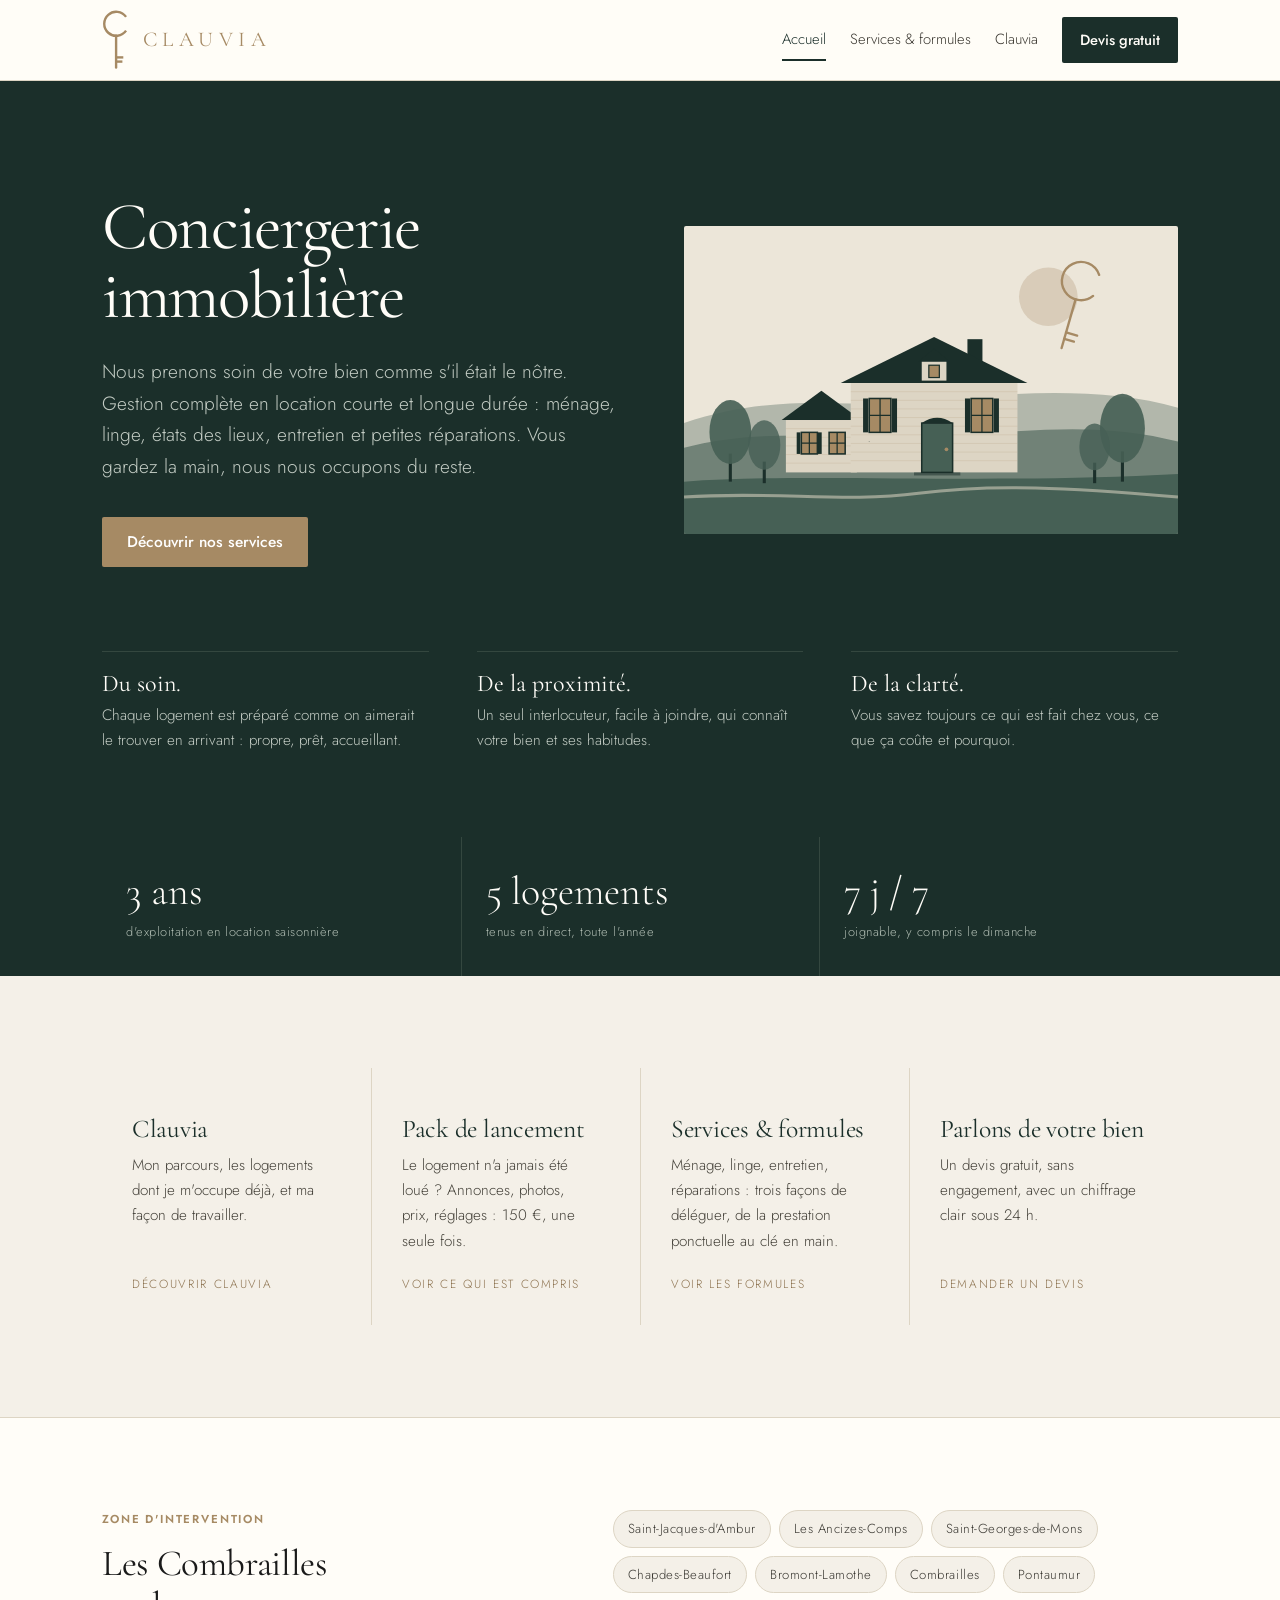
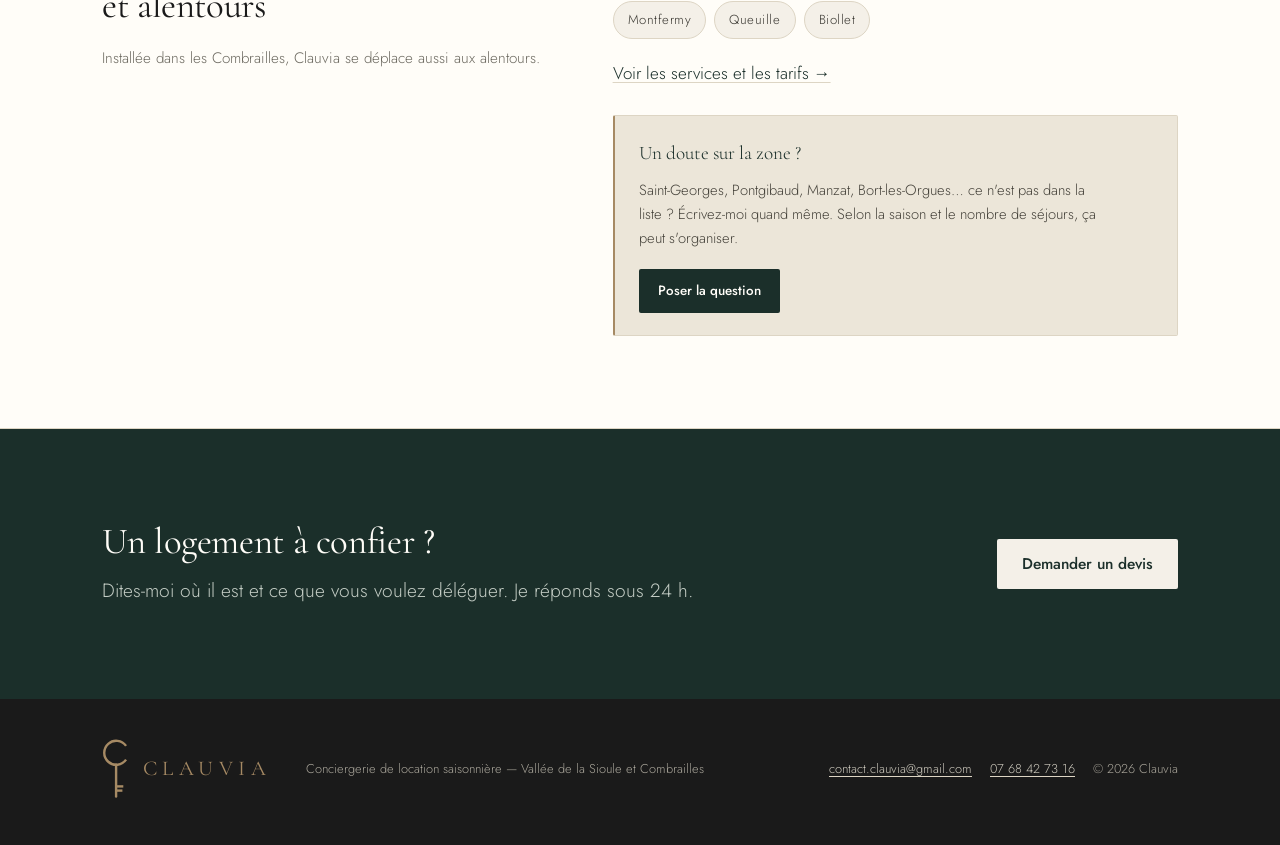
<file: index.html>
<!DOCTYPE html>
<html lang="fr">
<head>
<meta charset="utf-8">
<meta name="viewport" content="width=device-width, initial-scale=1, viewport-fit=cover">
<title>Clauvia — Conciergerie immobilière · Vallée de la Sioule et Combrailles</title>
<meta name="description" content="Clauvia gère votre location saisonnière dans la Vallée de la Sioule et les Combrailles. Exploitant de 5 hébergements depuis 3 ans, j'interviens sur place, dans les Combrailles et alentours. Devis gratuit.">
<meta property="og:title" content="Clauvia — Conciergerie immobilière">
<meta property="og:description" content="Je gère mes propres hébergements depuis 3 ans. Je m'occupe des vôtres de la même façon.">
<meta property="og:type" content="website">
<link rel="canonical" href="https://clauvia.fr/">
<meta property="og:url" content="https://clauvia.fr/">
<meta property="og:locale" content="fr_FR">
<meta property="og:site_name" content="Clauvia">
<meta name="twitter:card" content="summary">
<link rel="icon" href="favicon.ico" sizes="48x48">
<link rel="icon" href="favicon.svg" type="image/svg+xml">
<link rel="icon" href="favicon-192.png" type="image/png" sizes="192x192">
<link rel="apple-touch-icon" href="apple-touch-icon.png">
<!-- Charte Clauvia : serif à empattements fins + sans-serif géométrique -->
<link rel="preconnect" href="https://fonts.googleapis.com">
<link rel="preconnect" href="https://fonts.gstatic.com" crossorigin>
<link href="https://fonts.googleapis.com/css2?family=Cormorant+Garamond:ital,wght@0,300;0,400;0,500;1,400&family=Jost:wght@300;400;500&display=swap" rel="stylesheet">
<link rel="stylesheet" href="style.css">
<style>
  /* ---- Spécifique à l'accueil ---- */
  .hero {
    padding: clamp(56px, 9vw, 112px) 0 clamp(48px, 7vw, 84px);
    background: var(--green);
    color: var(--stone);
    overflow: hidden;
  }
  .hero-grid { display: grid; grid-template-columns: minmax(0, 1.05fr) minmax(0, 1fr); gap: clamp(28px, 5vw, 64px); align-items: center; }
  .hero h1 { color: var(--white); font-size: clamp(2.4rem, 5.6vw, 4.2rem); line-height: 1.02; letter-spacing: -.02em; }
  .hero .lede { color: #c3ccc4; margin: 26px 0 0; max-width: 52ch; }
  .hero-actions { display: flex; flex-wrap: wrap; gap: 12px; margin-top: 34px; }

  .hero-faits { display: grid; grid-template-columns: repeat(3, minmax(0, 1fr)); gap: clamp(20px, 4vw, 48px); margin: clamp(48px, 7vw, 84px) 0 0; padding: 0; list-style: none; }
  .hero-faits li { padding-top: 18px; border-top: 1px solid #34473f; font-size: .95rem; color: #c3ccc4; }
  .hero-faits b { display: block; font-family: var(--serif); font-weight: 400; font-size: 1.5rem; line-height: 1.2; color: var(--white); margin-bottom: 4px; }

  /* Trois grandes entrées : l'accueil ne dit que l'essentiel. */
  .portes { display: grid; grid-template-columns: repeat(4, 1fr); gap: 0; }
  .porte {
    display: flex; flex-direction: column; padding: 34px 30px 32px;
    border-left: 1px solid var(--line); text-decoration: none; color: inherit;
    transition: background .18s;
  }
  .porte:first-child { border-left: 0; }
  .porte:hover { background: var(--white); }
  .porte h3 { margin: 12px 0 10px; font-size: 1.6rem; color: var(--green); }
  .porte p { font-size: .95rem; color: #45423a; margin: 0 0 20px; }
  .porte .more { margin-top: auto; font-size: .74rem; letter-spacing: .14em; text-transform: uppercase; color: var(--brass-dark); }
  .porte:hover .more { text-decoration: underline; text-underline-offset: 4px; }

  .communes { display: flex; flex-wrap: wrap; gap: 8px; margin: 0; padding: 0; list-style: none; }
  .communes li { font-size: .82rem; letter-spacing: .04em; padding: 7px 14px; border: 1px solid var(--line); border-radius: 100px; background: var(--stone); color: #3a3832; }

  /* Zone d'intervention */
  .zone-grid { display: grid; grid-template-columns: minmax(0,.9fr) minmax(0,1.1fr); gap: clamp(24px,4vw,48px); align-items: start; }

  /* Encart « un doute sur la zone » : on préfère recevoir une demande
     hors périmètre plutôt que de laisser un propriétaire renoncer. */
  .zone-doute { margin-top: 28px; padding: 22px 24px; background: var(--stone-warm); border: 1px solid var(--line); border-left: 2px solid var(--brass); border-radius: var(--radius); }
  .zone-doute-titre { font-family: var(--serif); font-size: 1.2rem; color: var(--green); margin: 0 0 8px; }
  .zone-doute-txt { font-size: .92rem; color: #45423a; margin: 0; }
  .zone-doute-actions { display: flex; flex-wrap: wrap; gap: 10px; margin-top: 18px; }
  .zone-doute-actions .btn { min-height: 44px; padding: 0 18px; font-size: .84rem; }

  @media (max-width: 900px) {
    .hero-grid { grid-template-columns: minmax(0, 1fr); }
  }
  @media (max-width: 760px) {
    .zone-grid { grid-template-columns: minmax(0, 1fr); }
    .hero-faits { grid-template-columns: minmax(0, 1fr); gap: 18px; }
  }
  @media (max-width: 900px) {
    .portes { grid-template-columns: minmax(0, 1fr); }
    .porte { border-left: 0; border-top: 1px solid var(--line); padding: 28px 0; }
    .porte:first-child { border-top: 0; }
  }
</style>
<script type="application/ld+json">
{
  "@context": "https://schema.org",
  "@type": "LocalBusiness",
  "name": "Clauvia",
  "description": "Conciergerie immobilière : gestion de location saisonnière dans les Combrailles et la Vallée de la Sioule.",
  "url": "https://clauvia.fr/",
  "logo": "https://clauvia.fr/favicon-192.png",
  "email": "contact.clauvia@gmail.com",
  "areaServed": [
    {
      "@type": "City",
      "name": "Saint-Jacques-d'Ambur"
    },
    {
      "@type": "City",
      "name": "Les Ancizes-Comps"
    },
    {
      "@type": "City",
      "name": "Saint-Georges-de-Mons"
    },
    {
      "@type": "City",
      "name": "Chapdes-Beaufort"
    },
    {
      "@type": "City",
      "name": "Bromont-Lamothe"
    },
    {
      "@type": "City",
      "name": "Combrailles"
    },
    {
      "@type": "City",
      "name": "Pontaumur"
    },
    {
      "@type": "City",
      "name": "Montfermy"
    },
    {
      "@type": "City",
      "name": "Queuille"
    },
    {
      "@type": "City",
      "name": "Biollet"
    }
  ]
}
</script>
</head>
<body>

<a class="skip" href="#contenu">Aller au contenu</a>

<header class="top">
  <div class="wrap">
    <a class="brand" href="index.html" aria-label="Clauvia, conciergerie immobilière"><span class="mark"><img src="logo-clauvia.svg" alt="" width="30" height="60"></span><span class="word"><b>Clauvia</b><small>Conciergerie immobilière</small></span></a>
    <button class="burger" type="button" aria-label="Ouvrir le menu" aria-expanded="false" aria-controls="menu-principal">
      <span></span><span></span><span></span>
    </button>
    <nav class="nav" id="menu-principal">
      <a href="index.html" aria-current="page">Accueil</a>
      <a href="services.html">Services &amp; formules</a>
      <a href="clauvia.html">Clauvia</a>
      <a class="cta-link" href="contact.html">Devis gratuit</a>
    </nav>
  </div>
</header>

<main id="contenu">

  <div class="hero">
    <div class="wrap">
      <div class="hero-grid">
        <div>
          <h1>Conciergerie immobilière</h1>
          <p class="lede">
            Nous prenons soin de votre bien comme s'il était le nôtre.
            Gestion complète en location courte et longue durée : ménage, linge,
            états des lieux, entretien et petites réparations.
            Vous gardez la main, nous nous occupons du reste.
          </p>
          <div class="hero-actions">
            <a class="btn btn-brass" href="services.html">Découvrir nos services</a>
          </div>
        </div>
        <!-- VISUEL PROVISOIRE : remplacer par une vraie photo (images/hero-conciergerie.svg, ratio 16:10, voir README) -->
        <figure class="visuel visuel--hero">
          <img src="images/hero-conciergerie.svg" width="1600" height="1000" alt="Maison de pierre aux volets verts et aux fenêtres éclairées, au milieu des collines des Combrailles, avec une clé dessinée dans le ciel" loading="eager" fetchpriority="high">
        </figure>
      </div>

      <ul class="hero-faits" aria-label="L'esprit Clauvia">
        <li><b>Du soin.</b>Chaque logement est préparé comme on aimerait le trouver en arrivant : propre, prêt, accueillant.</li>
        <li><b>De la proximité.</b>Un seul interlocuteur, facile à joindre, qui connaît votre bien et ses habitudes.</li>
        <li><b>De la clarté.</b>Vous savez toujours ce qui est fait chez vous, ce que ça coûte et pourquoi.</li>
      </ul>
    </div>
  </div>

  <div class="figures">
    <div class="wrap">
      <div class="figure"><span class="n">3 ans</span><span class="l">d'exploitation en location saisonnière</span></div>
      <div class="figure"><span class="n">5 logements</span><span class="l">tenus en direct, toute l'année</span></div>
      <div class="figure"><span class="n">7 j / 7</span><span class="l">joignable, y compris le dimanche</span></div>
    </div>
  </div>

  <section>
    <div class="wrap">
      <div class="portes">
        <a class="porte" href="clauvia.html">
          <h3>Clauvia</h3>
          <p>Mon parcours, les logements dont je m'occupe déjà, et ma façon de travailler.</p>
          <span class="more">Découvrir Clauvia</span>
        </a>
        <a class="porte" href="services.html#lancement">
          <h3>Pack de lancement</h3>
          <p>Le logement n'a jamais été loué&nbsp;? Annonces, photos, prix, réglages&nbsp;: 150 €, une seule fois.</p>
          <span class="more">Voir ce qui est compris</span>
        </a>
        <a class="porte" href="services.html">
          <h3>Services &amp; formules</h3>
          <p>Ménage, linge, entretien, réparations : trois façons de déléguer, de la prestation ponctuelle au clé en main.</p>
          <span class="more">Voir les formules</span>
        </a>
        <a class="porte" href="contact.html">
          <h3>Parlons de votre bien</h3>
          <p>Un devis gratuit, sans engagement, avec un chiffrage clair sous 24 h.</p>
          <span class="more">Demander un devis</span>
        </a>
      </div>
    </div>
  </section>

  <section class="bg-white">
    <div class="wrap zone-grid">
      <div>
        <p class="eyebrow">Zone d'intervention</p>
        <h2>Les Combrailles<br>et alentours</h2>
        <p style="color:var(--muted); font-size:.95rem; margin:18px 0 0">
          Installée dans les Combrailles, Clauvia se déplace aussi aux alentours.
        </p>
      </div>
      <div>
        <ul class="communes">
          <li>Saint-Jacques-d'Ambur</li>
          <li>Les Ancizes-Comps</li>
          <li>Saint-Georges-de-Mons</li>
          <li>Chapdes-Beaufort</li>
          <li>Bromont-Lamothe</li>
          <li>Combrailles</li>
          <li>Pontaumur</li>
          <li>Montfermy</li>
          <li>Queuille</li>
          <li>Biollet</li>
        </ul>
        <p style="margin:20px 0 0"><a href="services.html">Voir les services et les tarifs →</a></p>

        <div class="zone-doute">
          <p class="zone-doute-titre">Un doute sur la zone&nbsp;?</p>
          <p class="zone-doute-txt">
            Saint-Georges, Pontgibaud, Manzat, Bort-les-Orgues… ce n'est pas dans la liste&nbsp;?
            Écrivez-moi quand même. Selon la saison et le nombre de séjours, ça peut s'organiser.
          </p>
          <div class="zone-doute-actions">
            <a class="btn btn-primary" href="contact.html">Poser la question</a>
          </div>
        </div>
      </div>
    </div>
  </section>

  <section class="bg-green">
    <div class="wrap" style="display:flex;flex-wrap:wrap;gap:28px;align-items:center">
      <div style="flex:1 1 340px">
        <h2>Un logement à confier&nbsp;?</h2>
        <p class="lede" style="margin:12px 0 0">Dites-moi où il est et ce que vous voulez déléguer. Je réponds sous 24 h.</p>
      </div>
      <div style="display:flex;flex-wrap:wrap;gap:12px">
        <a class="btn btn-light" href="contact.html">Demander un devis</a>
      </div>
    </div>
  </section>

</main>

<footer>
  <div class="wrap">
    <a class="brand brand--light" href="index.html" aria-label="Clauvia, conciergerie immobilière"><span class="mark"><img src="logo-clauvia.svg" alt="" width="30" height="60"></span><span class="word"><b>Clauvia</b><small>Conciergerie immobilière</small></span></a>
    <span>Conciergerie de location saisonnière — Vallée de la Sioule et Combrailles</span>
    <span class="legal">
      <a href="mailto:contact.clauvia@gmail.com">contact.clauvia@gmail.com</a>
      <a href="tel:+33768427316">07 68 42 73 16</a>
      <span>© <span id="year">2026</span> Clauvia</span>
    </span>
  </div>
</footer>

<script>
  document.getElementById('year').textContent = new Date().getFullYear();
  // Menu déroulant sur téléphone
  (function () {
    var b = document.querySelector('.burger'), n = document.getElementById('menu-principal');
    if (!b || !n) return;
    b.addEventListener('click', function () {
      var ouvert = n.classList.toggle('ouvert');
      b.setAttribute('aria-expanded', ouvert ? 'true' : 'false');
      b.setAttribute('aria-label', ouvert ? 'Fermer le menu' : 'Ouvrir le menu');
    });
    n.addEventListener('click', function (e) {
      if (e.target.tagName === 'A') { n.classList.remove('ouvert'); b.setAttribute('aria-expanded', 'false'); }
    });
  })();
</script>
</body>
</html>
</file>
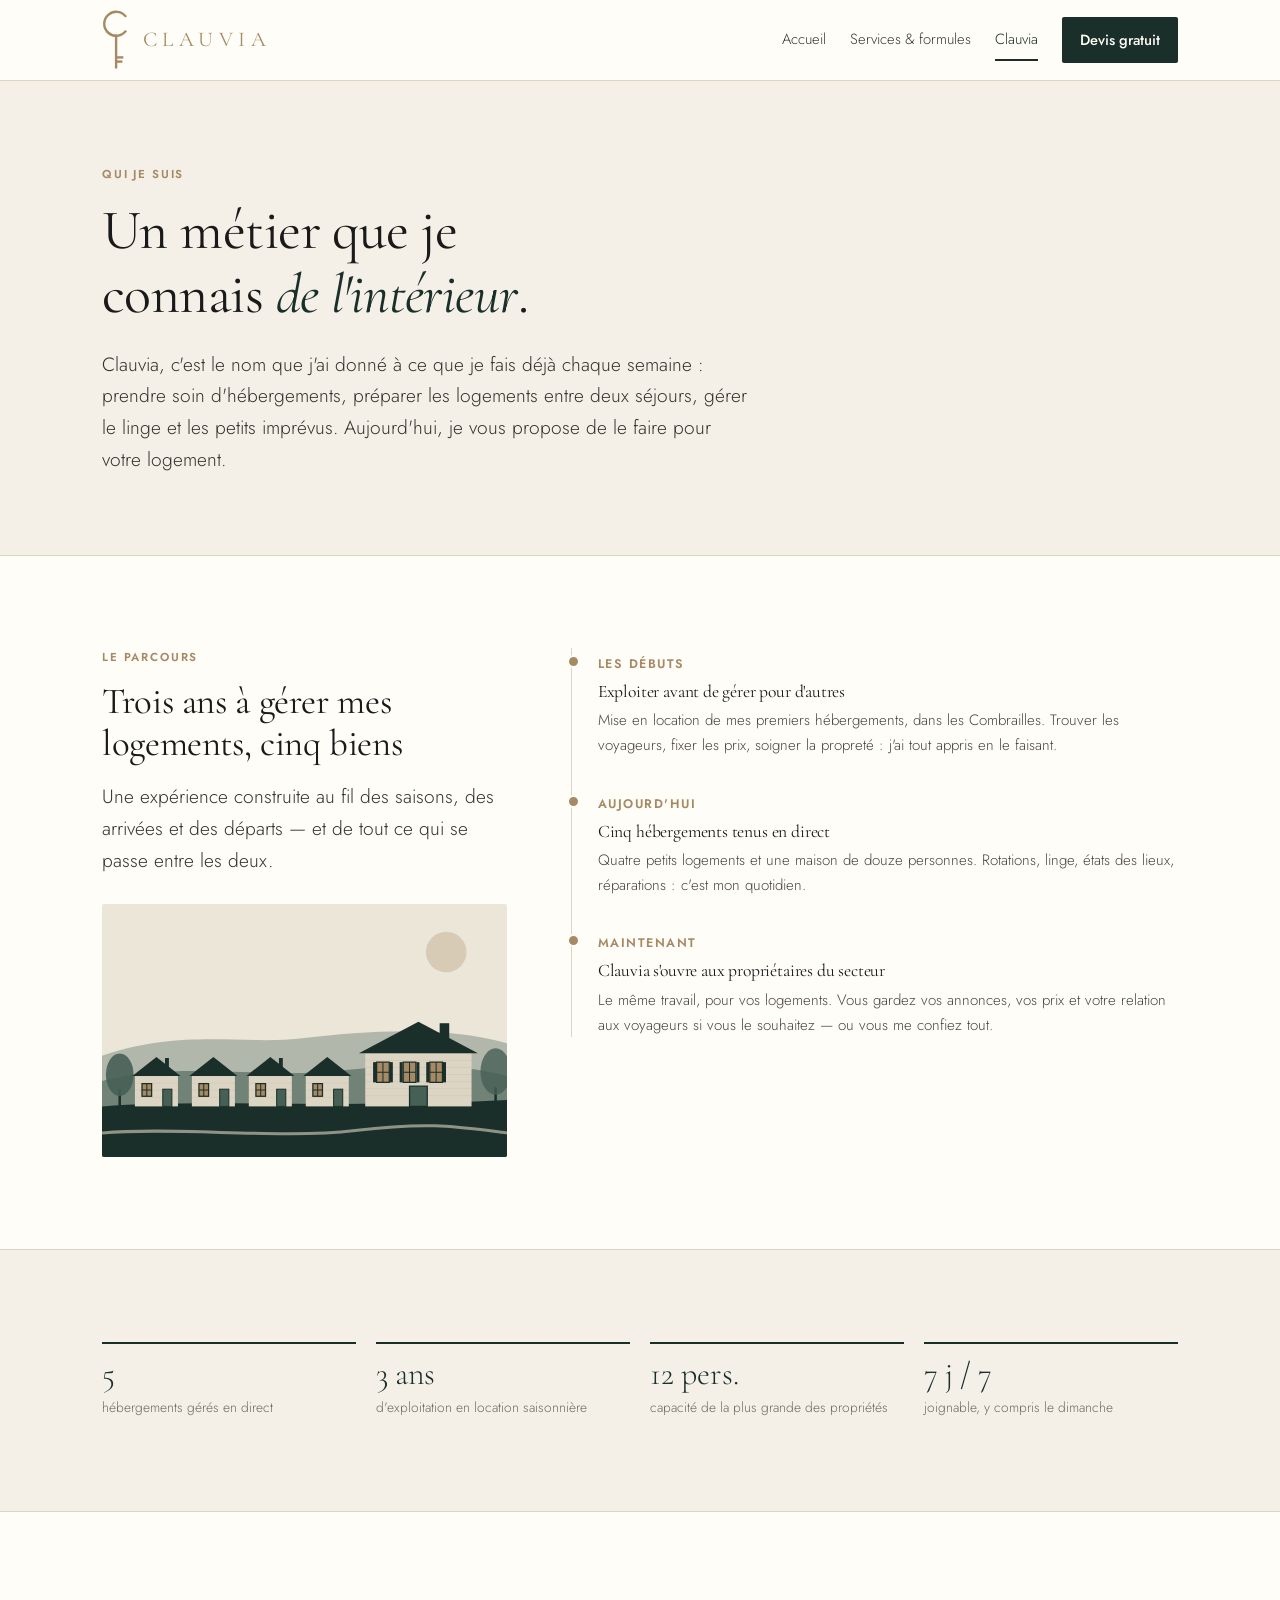
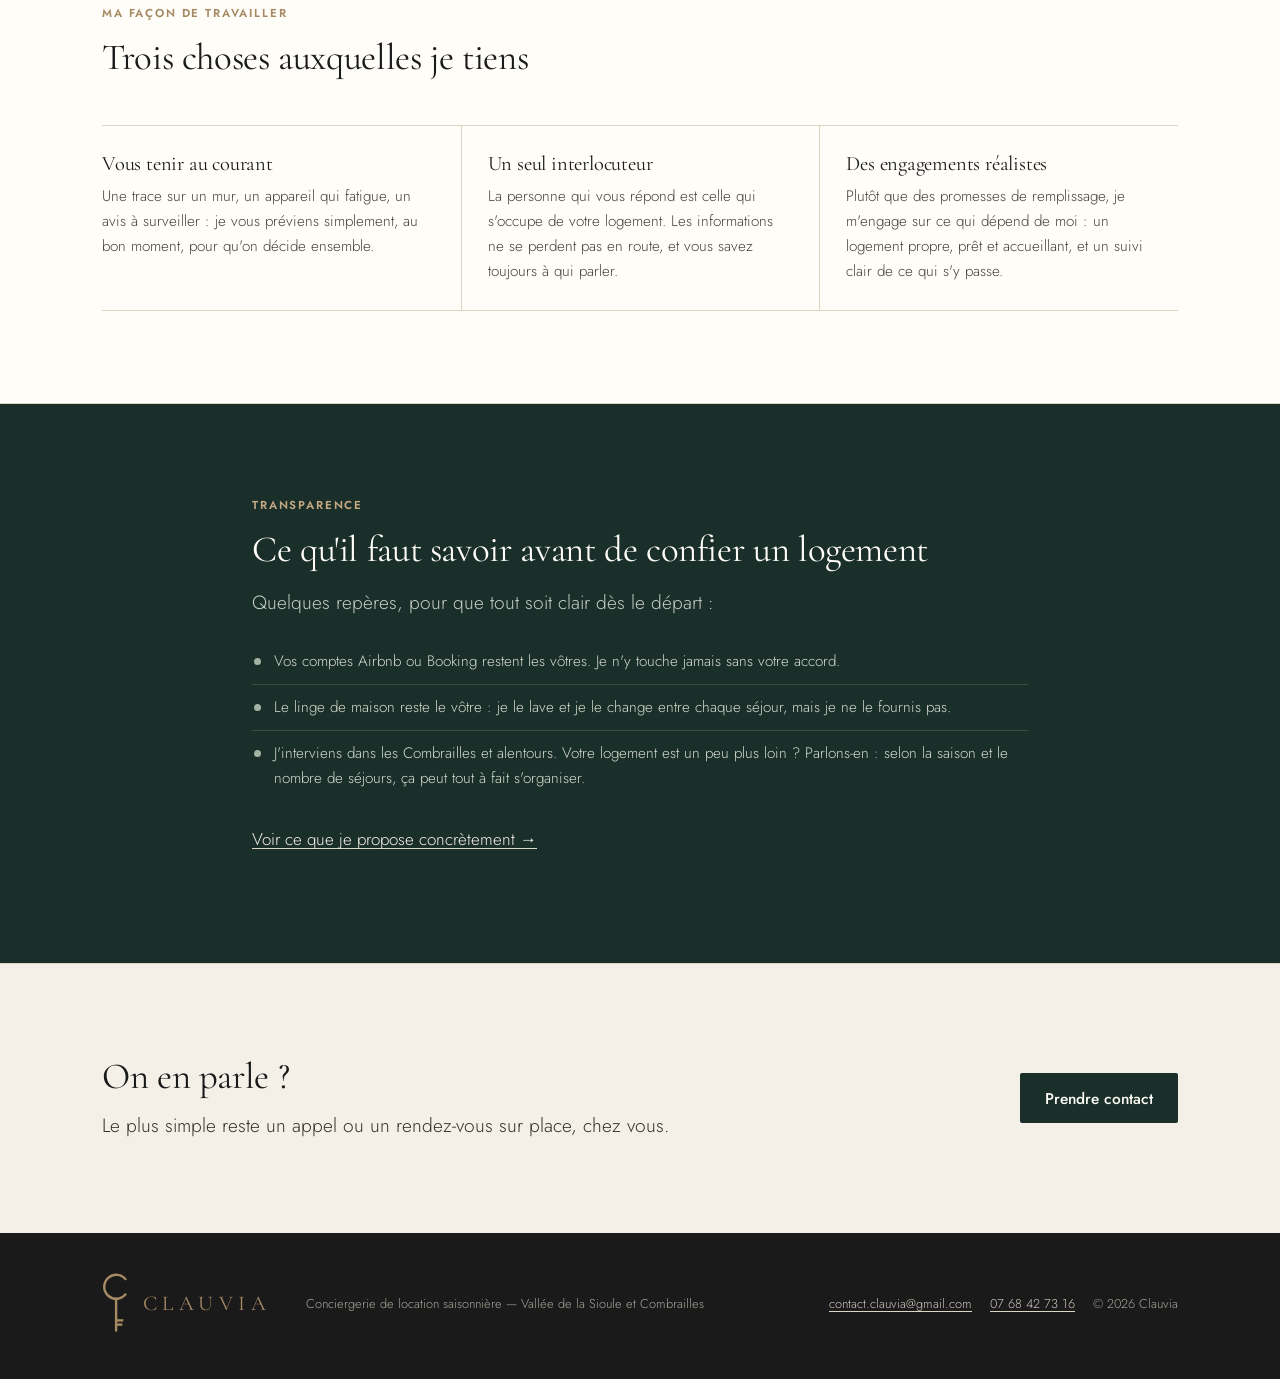
<file: clauvia.html>
<!DOCTYPE html>
<html lang="fr">
<head>
<meta charset="utf-8">
<meta name="viewport" content="width=device-width, initial-scale=1, viewport-fit=cover">
<link rel="canonical" href="https://clauvia.fr/clauvia.html">
<meta property="og:title" content="Clauvia — Qui je suis, ce que j'exploite, comment je travaille">
<meta property="og:description" content="Clauvia, c'est d'abord un exploitant de location saisonnière : 5 hébergements tenus en direct dans les Combrailles depuis 3 ans. Un métier que je pratique au quotidien, et que je vous propose pour votre logement.">
<meta property="og:type" content="website">
<meta property="og:url" content="https://clauvia.fr/clauvia.html">
<meta property="og:locale" content="fr_FR">
<meta property="og:site_name" content="Clauvia">
<meta name="twitter:card" content="summary">
<link rel="icon" href="favicon.ico" sizes="48x48">
<link rel="icon" href="favicon.svg" type="image/svg+xml">
<link rel="icon" href="favicon-192.png" type="image/png" sizes="192x192">
<link rel="apple-touch-icon" href="apple-touch-icon.png">
<title>Clauvia — Qui je suis, ce que j'exploite, comment je travaille</title>
<meta name="description" content="Clauvia, c'est d'abord un exploitant de location saisonnière : 5 hébergements tenus en direct dans les Combrailles depuis 3 ans. Un métier que je pratique au quotidien, et que je vous propose pour votre logement.">
<!-- Charte Clauvia : serif à empattements fins + sans-serif géométrique -->
<link rel="preconnect" href="https://fonts.googleapis.com">
<link rel="preconnect" href="https://fonts.gstatic.com" crossorigin>
<link href="https://fonts.googleapis.com/css2?family=Cormorant+Garamond:ital,wght@0,300;0,400;0,500;1,400&family=Jost:wght@300;400;500&display=swap" rel="stylesheet">
<link rel="stylesheet" href="style.css">
<style>
  .hero-intro { padding: clamp(44px, 8vw, 84px) 0 clamp(36px, 5vw, 60px); border-bottom: 1px solid var(--line); }
  .hero-intro h1 { max-width: 24ch; }
  .hero-intro h1 em { font-style: italic; color: var(--green); }
  .hero-intro .lede { margin-top: 22px; }

  .prose-grid { display: grid; grid-template-columns: minmax(0, .8fr) minmax(0, 1.2fr); gap: clamp(28px, 5vw, 64px); align-items: start; }
  .prose p { font-size: 1.02rem; color: #33312b; margin-bottom: 1.1em; max-width: 62ch; }
  .prose p:last-child { margin-bottom: 0; }

  .frise { list-style: none; margin: 0; padding: 0; border-left: 1px solid var(--line); }
  .frise li { position: relative; padding: 0 0 30px 26px; }
  .frise li:last-child { padding-bottom: 0; }
  .frise li::before { content: ""; position: absolute; left: -5px; top: 7px; width: 9px; height: 9px; border-radius: 50%; background: var(--accent); border: 2px solid var(--stone); }
  .bg-white .frise li::before { border-color: var(--white); }
  .frise .quand { font-size: .78rem; letter-spacing: .12em; text-transform: uppercase; color: var(--accent); font-weight: 600; }
  .frise h3 { margin: 6px 0 6px; font-size: 1.1rem; }
  .frise p { font-size: .94rem; color: #4a463e; margin: 0; }

  .chiffre-cle { display: grid; grid-template-columns: repeat(auto-fit, minmax(160px, 1fr)); gap: 20px; }
  .chiffre-cle div { border-top: 2px solid var(--green); padding-top: 14px; }
  .chiffre-cle .n { font-family: var(--serif); font-size: 2rem; color: var(--green); line-height: 1; display: block; }
  .chiffre-cle .l { font-size: .86rem; color: var(--muted); margin-top: 6px; display: block; }

  .methode { display: grid; grid-template-columns: repeat(auto-fit, minmax(260px, 1fr)); gap: 0; border-top: 1px solid var(--line); }
  .methode > div { padding: 26px 26px 26px 0; border-bottom: 1px solid var(--line); }
  .methode > div + div { padding-left: 26px; border-left: 1px solid var(--line); }
  .methode h3 { margin-bottom: 8px; }
  .methode p { font-size: .95rem; color: #45423a; margin: 0; }

  @media (max-width: 900px) {
    .prose-grid { grid-template-columns: minmax(0, 1fr); }
    .methode > div + div { padding-left: 0; border-left: 0; }
  }
</style>
</head>
<body>

<a class="skip" href="#contenu">Aller au contenu</a>

<header class="top">
  <div class="wrap">
    <a class="brand" href="index.html" aria-label="Clauvia, conciergerie immobilière"><span class="mark"><img src="logo-clauvia.svg" alt="" width="30" height="60"></span><span class="word"><b>Clauvia</b><small>Conciergerie immobilière</small></span></a>
    <button class="burger" type="button" aria-label="Ouvrir le menu" aria-expanded="false" aria-controls="menu-principal">
      <span></span><span></span><span></span>
    </button>
    <nav class="nav" id="menu-principal">
      <a href="index.html">Accueil</a>
      <a href="services.html">Services &amp; formules</a>
      <a href="clauvia.html" aria-current="page">Clauvia</a>
      <a class="cta-link" href="contact.html">Devis gratuit</a>
    </nav>
  </div>
</header>

<main id="contenu">

  <div class="hero-intro">
    <div class="wrap">
      <p class="eyebrow">Qui je suis</p>
      <h1>Un métier que je connais <em>de l'intérieur</em>.</h1>
      <p class="lede">
        Clauvia, c'est le nom que j'ai donné à ce que je fais déjà chaque semaine :
        prendre soin d'hébergements, préparer les logements entre deux séjours,
        gérer le linge et les petits imprévus. Aujourd'hui, je vous propose de le faire pour votre logement.
      </p>
    </div>
  </div>

  <section class="bg-white">
    <div class="wrap prose-grid">
      <div>
        <p class="eyebrow">Le parcours</p>
        <h2>Trois ans à gérer mes logements, cinq biens</h2>
        <p class="lede" style="margin-top:16px">
          Une expérience construite au fil des saisons, des arrivées et des départs —
          et de tout ce qui se passe entre les deux.
        </p>
        <!-- VISUEL PROVISOIRE : remplacer par une vraie photo (images/parcours.svg, ratio 16:10, voir README) -->
        <figure class="visuel visuel--parcours">
          <img src="images/parcours.svg" width="1600" height="1000" alt="Quatre petits logements et une grande maison alignés au pied des collines des Combrailles" loading="lazy">
        </figure>
      </div>

      <div>
        <ul class="frise">
          <li>
            <span class="quand">Les débuts</span>
            <h3>Exploiter avant de gérer pour d'autres</h3>
            <p>Mise en location de mes premiers hébergements, dans les Combrailles. Trouver les voyageurs, fixer les prix, soigner la propreté : j'ai tout appris en le faisant.</p>
          </li>
          <li>
            <span class="quand">Aujourd'hui</span>
            <h3>Cinq hébergements tenus en direct</h3>
            <p>Quatre petits logements et une maison de douze personnes. Rotations, linge, états des lieux, réparations : c'est mon quotidien.</p>
          </li>
          <li>
            <span class="quand">Maintenant</span>
            <h3>Clauvia s'ouvre aux propriétaires du secteur</h3>
            <p>Le même travail, pour vos logements. Vous gardez vos annonces, vos prix et votre relation aux voyageurs si vous le souhaitez — ou vous me confiez tout.</p>
          </li>
        </ul>
      </div>
    </div>
  </section>

  <section>
    <div class="wrap">
      <div class="chiffre-cle">
        <div><span class="n">5</span><span class="l">hébergements gérés en direct</span></div>
        <div><span class="n">3 ans</span><span class="l">d'exploitation en location saisonnière</span></div>
        <div><span class="n">12 pers.</span><span class="l">capacité de la plus grande des propriétés</span></div>
        <div><span class="n">7 j / 7</span><span class="l">joignable, y compris le dimanche</span></div>
      </div>
    </div>
  </section>

  <section class="bg-white">
    <div class="wrap">
      <div class="section-head">
        <p class="eyebrow">Ma façon de travailler</p>
        <h2>Trois choses auxquelles je tiens</h2>
      </div>

      <div class="methode">
        <div>
          <h3>Vous tenir au courant</h3>
          <p>Une trace sur un mur, un appareil qui fatigue, un avis à surveiller : je vous préviens simplement, au bon moment, pour qu'on décide ensemble.</p>
        </div>
        <div>
          <h3>Un seul interlocuteur</h3>
          <p>La personne qui vous répond est celle qui s'occupe de votre logement. Les informations ne se perdent pas en route, et vous savez toujours à qui parler.</p>
        </div>
        <div>
          <h3>Des engagements réalistes</h3>
          <p>Plutôt que des promesses de remplissage, je m'engage sur ce qui dépend de moi : un logement propre, prêt et accueillant, et un suivi clair de ce qui s'y passe.</p>
        </div>
      </div>
    </div>
  </section>

  <section class="bg-green">
    <div class="wrap" style="max-width:820px">
      <p class="eyebrow">Transparence</p>
      <h2>Ce qu'il faut savoir avant de confier un logement</h2>
      <p class="lede" style="margin-top:16px">
        Quelques repères, pour que tout soit clair dès le départ :
      </p>
      <ul class="ticks" style="margin-top:20px">
        <li>Vos comptes Airbnb ou Booking restent les vôtres. Je n'y touche jamais sans votre accord.</li>
        <li>Le linge de maison reste le vôtre : je le lave et je le change entre chaque séjour, mais je ne le fournis pas.</li>
        <li>J'interviens dans les Combrailles et alentours. Votre logement est un peu plus loin&nbsp;? Parlons-en : selon la saison et le nombre de séjours, ça peut tout à fait s'organiser.</li>
      </ul>
      <p style="margin-top:24px"><a href="services.html" style="color:var(--stone)">Voir ce que je propose concrètement →</a></p>
    </div>
  </section>

  <section>
    <div class="wrap" style="display:flex;flex-wrap:wrap;gap:28px;align-items:center">
      <div style="flex:1 1 340px">
        <h2>On en parle&nbsp;?</h2>
        <p class="lede" style="margin:12px 0 0">Le plus simple reste un appel ou un rendez-vous sur place, chez vous.</p>
      </div>
      <div style="display:flex;flex-wrap:wrap;gap:12px">
        <a class="btn btn-primary" href="contact.html">Prendre contact</a>
      </div>
    </div>
  </section>

</main>

<footer>
  <div class="wrap">
    <a class="brand brand--light" href="index.html" aria-label="Clauvia, conciergerie immobilière"><span class="mark"><img src="logo-clauvia.svg" alt="" width="30" height="60"></span><span class="word"><b>Clauvia</b><small>Conciergerie immobilière</small></span></a>
    <span>Conciergerie de location saisonnière — Vallée de la Sioule et Combrailles</span>
    <span class="legal">
      <a href="mailto:contact.clauvia@gmail.com">contact.clauvia@gmail.com</a>
      <a href="tel:+33768427316">07 68 42 73 16</a>
      <span>© <span id="year">2026</span> Clauvia</span>
    </span>
  </div>
</footer>

<script>
  document.getElementById('year').textContent = new Date().getFullYear();
  // Menu déroulant sur téléphone
  (function () {
    var b = document.querySelector('.burger'), n = document.getElementById('menu-principal');
    if (!b || !n) return;
    b.addEventListener('click', function () {
      var ouvert = n.classList.toggle('ouvert');
      b.setAttribute('aria-expanded', ouvert ? 'true' : 'false');
      b.setAttribute('aria-label', ouvert ? 'Fermer le menu' : 'Ouvrir le menu');
    });
    n.addEventListener('click', function (e) {
      if (e.target.tagName === 'A') { n.classList.remove('ouvert'); b.setAttribute('aria-expanded', 'false'); }
    });
  })();
</script>
</body>
</html>
</file>
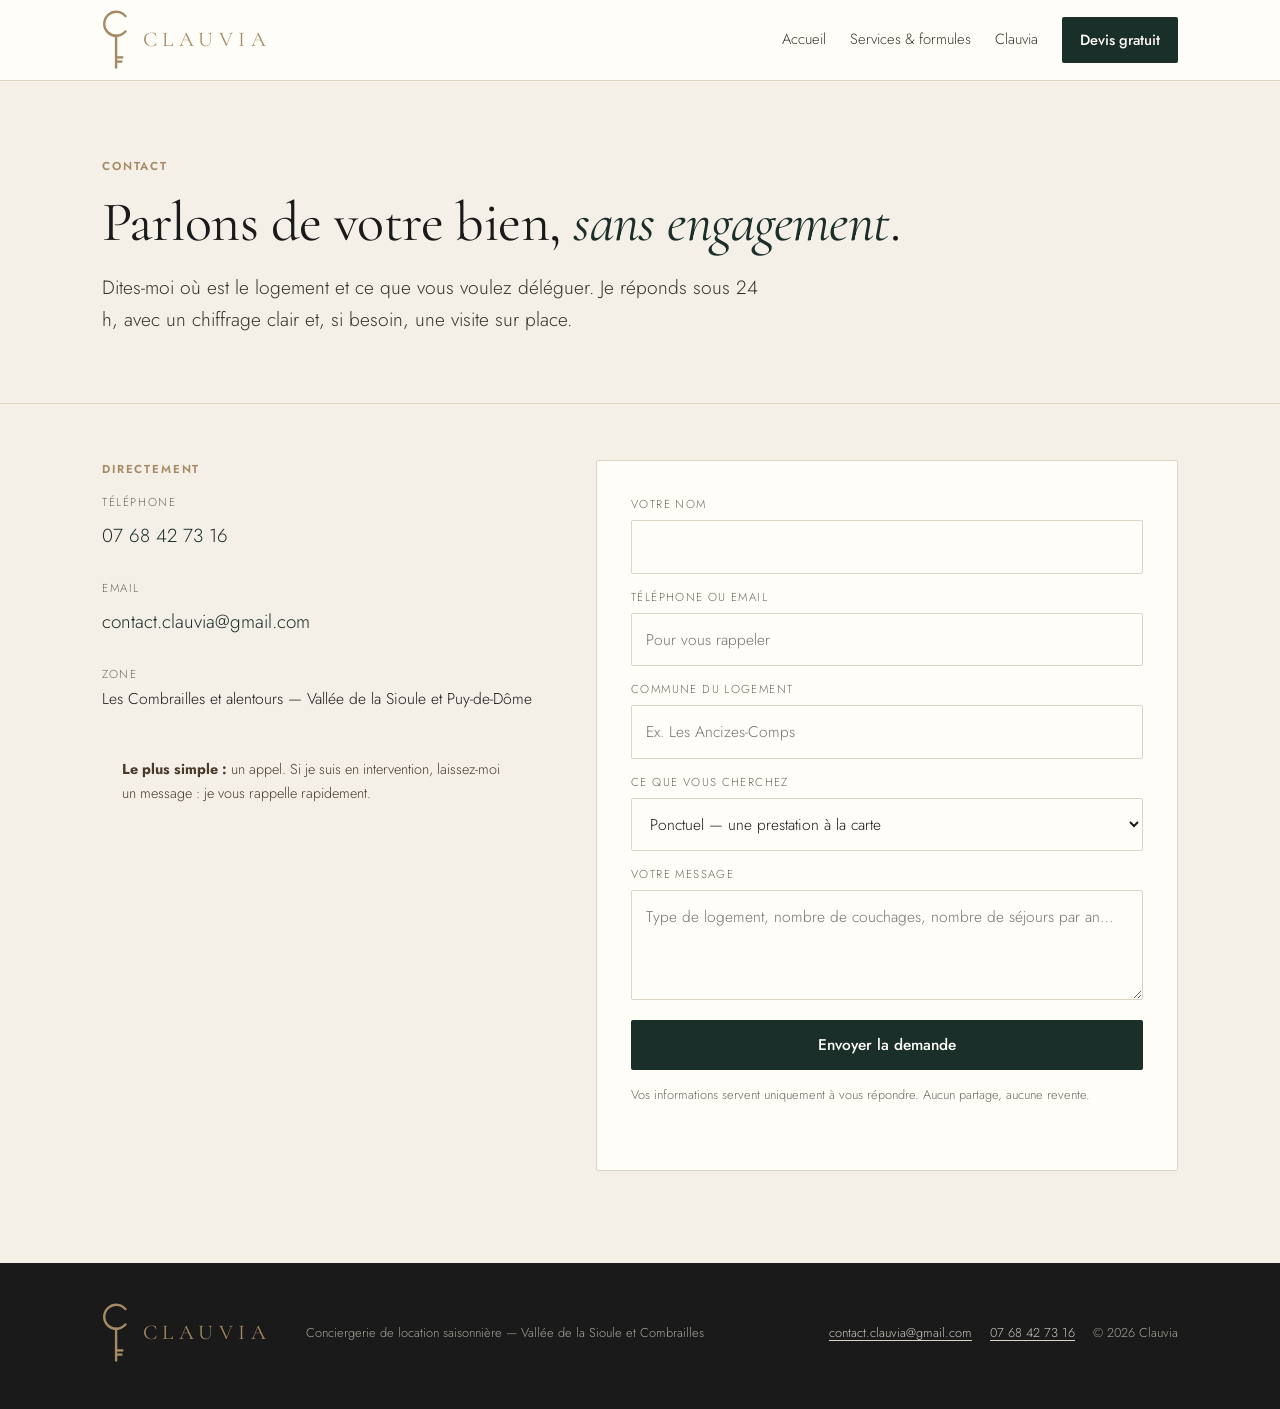
<file: contact.html>
<!DOCTYPE html>
<html lang="fr">
<head>
<meta charset="utf-8">
<meta name="viewport" content="width=device-width, initial-scale=1, viewport-fit=cover">
<link rel="canonical" href="https://clauvia.fr/contact.html">
<meta property="og:title" content="Contact et devis gratuit — Clauvia">
<meta property="og:description" content="Demandez un devis gratuit et sans engagement pour la gestion de votre location saisonnière en Vallée de la Sioule et Combrailles. Réponse sous 24 h.">
<meta property="og:type" content="website">
<meta property="og:url" content="https://clauvia.fr/contact.html">
<meta property="og:locale" content="fr_FR">
<meta property="og:site_name" content="Clauvia">
<meta name="twitter:card" content="summary">
<link rel="icon" href="favicon.ico" sizes="48x48">
<link rel="icon" href="favicon.svg" type="image/svg+xml">
<link rel="icon" href="favicon-192.png" type="image/png" sizes="192x192">
<link rel="apple-touch-icon" href="apple-touch-icon.png">
<title>Contact et devis gratuit — Clauvia</title>
<meta name="description" content="Demandez un devis gratuit et sans engagement pour la gestion de votre location saisonnière en Vallée de la Sioule et Combrailles. Réponse sous 24 h.">
<!-- Charte Clauvia : serif à empattements fins + sans-serif géométrique -->
<link rel="preconnect" href="https://fonts.googleapis.com">
<link rel="preconnect" href="https://fonts.gstatic.com" crossorigin>
<link href="https://fonts.googleapis.com/css2?family=Cormorant+Garamond:ital,wght@0,300;0,400;0,500;1,400&family=Jost:wght@300;400;500&display=swap" rel="stylesheet">
<link rel="stylesheet" href="style.css">
<style>
  .hero-contact { padding: clamp(44px, 8vw, 76px) 0 clamp(32px, 4vw, 48px); border-bottom: 1px solid var(--line); }
  .hero-contact h1 em { font-style: italic; color: var(--green); }
  .hero-contact .lede { margin-top: 18px; }
  .contact-grid { display: grid; grid-template-columns: minmax(0, .85fr) minmax(0, 1.15fr); gap: clamp(28px, 5vw, 64px); align-items: start; }
  .direct a { display: block; font-size: 1.18rem; text-decoration: none; padding: 8px 0; color: var(--green); }
  .direct a:hover { color: var(--accent); }
  .direct .lbl { font-size: .72rem; letter-spacing: .14em; text-transform: uppercase; color: var(--muted); display: block; margin-top: 20px; }
  .direct .lbl:first-child { margin-top: 0; }
  .card-form { background: var(--white); border: 1px solid var(--line); border-radius: var(--radius); padding: clamp(22px, 4vw, 34px); }
  .rappel { margin-top: 28px; padding: 18px 20px; background: var(--accent-soft); border-radius: var(--radius); font-size: .9rem; color: #4a3a2c; }
  @media (max-width: 900px) { .contact-grid { grid-template-columns: minmax(0, 1fr); } }
</style>
</head>
<body>

<a class="skip" href="#contenu">Aller au contenu</a>

<header class="top">
  <div class="wrap">
    <a class="brand" href="index.html" aria-label="Clauvia, conciergerie immobilière"><span class="mark"><img src="logo-clauvia.svg" alt="" width="30" height="60"></span><span class="word"><b>Clauvia</b><small>Conciergerie immobilière</small></span></a>
    <button class="burger" type="button" aria-label="Ouvrir le menu" aria-expanded="false" aria-controls="menu-principal">
      <span></span><span></span><span></span>
    </button>
    <nav class="nav" id="menu-principal">
      <a href="index.html">Accueil</a>
      <a href="services.html">Services &amp; formules</a>
      <a href="clauvia.html">Clauvia</a>
      <a class="cta-link" href="contact.html" aria-current="page">Devis gratuit</a>
    </nav>
  </div>
</header>

<main id="contenu">

  <div class="hero-contact">
    <div class="wrap">
      <p class="eyebrow">Contact</p>
      <h1>Parlons de votre bien, <em>sans engagement</em>.</h1>
      <p class="lede">
        Dites-moi où est le logement et ce que vous voulez déléguer. Je réponds sous 24 h,
        avec un chiffrage clair et, si besoin, une visite sur place.
      </p>
    </div>
  </div>

  <section style="padding-top:clamp(36px,5vw,56px)">
    <div class="wrap contact-grid">

      <div>
        <p class="eyebrow">Directement</p>
        <div class="direct">
          <span class="lbl">Téléphone</span>
          <a href="tel:+33768427316">07 68 42 73 16</a>
          <span class="lbl">Email</span>
          <a href="mailto:contact.clauvia@gmail.com">contact.clauvia@gmail.com</a>
          <span class="lbl">Zone</span>
          <span style="font-size:.98rem">Les Combrailles et alentours — Vallée de la Sioule et Puy-de-Dôme</span>
        </div>

        <div class="rappel">
          <b>Le plus simple :</b> un appel. Si je suis en intervention, laissez-moi un message :
          je vous rappelle rapidement.
        </div>
      </div>

      <div class="card-form">
        <form id="devis" novalidate>
          <div class="field">
            <label for="nom">Votre nom</label>
            <input id="nom" name="nom" type="text" autocomplete="name" required>
          </div>
          <div class="field">
            <label for="contact">Téléphone ou email</label>
            <input id="contact" name="contact" type="text" required placeholder="Pour vous rappeler">
          </div>
          <div class="field">
            <label for="commune">Commune du logement</label>
            <input id="commune" name="commune" type="text" placeholder="Ex. Les Ancizes-Comps">
          </div>
          <div class="field">
            <label for="besoin">Ce que vous cherchez</label>
            <select id="besoin" name="besoin">
              <option value="Ponctuel">Ponctuel — une prestation à la carte</option>
              <option value="Sérénité">Sérénité — gestion déléguée, ménage compris (12,5 % 1re année, puis 15 %)</option>
              <option value="Complète">Complète — gestion clé en main (15 % 1re année, puis 18 %)</option>
              <option value="Je ne sais pas">Je ne sais pas encore</option>
            </select>
          </div>
          <div class="field">
            <label for="message">Votre message</label>
            <textarea id="message" name="message" placeholder="Type de logement, nombre de couchages, nombre de séjours par an…"></textarea>
          </div>
          <button class="btn btn-primary" type="submit" style="margin-top:6px">Envoyer la demande</button>
          <p class="form-note">Vos informations servent uniquement à vous répondre. Aucun partage, aucune revente.</p>
          <p class="form-status" id="statut" role="status" aria-live="polite"></p>
        </form>
      </div>

    </div>
  </section>

</main>

<footer>
  <div class="wrap">
    <a class="brand brand--light" href="index.html" aria-label="Clauvia, conciergerie immobilière"><span class="mark"><img src="logo-clauvia.svg" alt="" width="30" height="60"></span><span class="word"><b>Clauvia</b><small>Conciergerie immobilière</small></span></a>
    <span>Conciergerie de location saisonnière — Vallée de la Sioule et Combrailles</span>
    <span class="legal">
      <a href="mailto:contact.clauvia@gmail.com">contact.clauvia@gmail.com</a>
      <a href="tel:+33768427316">07 68 42 73 16</a>
      <span>© <span id="year">2026</span> Clauvia</span>
    </span>
  </div>
</footer>

<script>
  document.getElementById('year').textContent = new Date().getFullYear();
  // Menu déroulant sur téléphone
  (function () {
    var b = document.querySelector('.burger'), n = document.getElementById('menu-principal');
    if (!b || !n) return;
    b.addEventListener('click', function () {
      var ouvert = n.classList.toggle('ouvert');
      b.setAttribute('aria-expanded', ouvert ? 'true' : 'false');
      b.setAttribute('aria-label', ouvert ? 'Fermer le menu' : 'Ouvrir le menu');
    });
    n.addEventListener('click', function (e) {
      if (e.target.tagName === 'A') { n.classList.remove('ouvert'); b.setAttribute('aria-expanded', 'false'); }
    });
  })();

  const form = document.getElementById('devis');
  const statut = document.getElementById('statut');

  // Pré-sélection de la formule quand on arrive depuis une page avec ?formule=…
  const params = new URLSearchParams(location.search);
  const map = { ponctuel: 'Ponctuel', essentiel: 'Ponctuel', serenite: 'Sérénité', complete: 'Complète' };
  const cible = map[(params.get('formule') || '').toLowerCase()];
  if (cible) form.besoin.value = cible;

  form.addEventListener('submit', (e) => {
    e.preventDefault();
    const nom = form.nom.value.trim();
    const contact = form.contact.value.trim();
    if (!nom || !contact) {
      statut.textContent = 'Indiquez au moins votre nom et un moyen de vous joindre.';
      statut.className = 'form-status err';
      return;
    }
    const corps = [
      'Nom : ' + nom,
      'Contact : ' + contact,
      'Commune du logement : ' + (form.commune.value.trim() || '—'),
      'Formule souhaitée : ' + form.besoin.value,
      '',
      'Message :',
      form.message.value.trim() || '—',
    ].join('\n');

    const sujet = 'Demande de devis Clauvia — ' + (form.commune.value.trim() || nom);
    window.location.href = 'mailto:contact.clauvia@gmail.com?subject=' +
      encodeURIComponent(sujet) + '&body=' + encodeURIComponent(corps);

    statut.textContent = 'Votre messagerie s\'ouvre avec la demande préremplie. Si rien ne se passe, écrivez à contact.clauvia@gmail.com ou appelez le 07 68 42 73 16.';
    statut.className = 'form-status ok';
  });
</script>
</body>
</html>
</file>
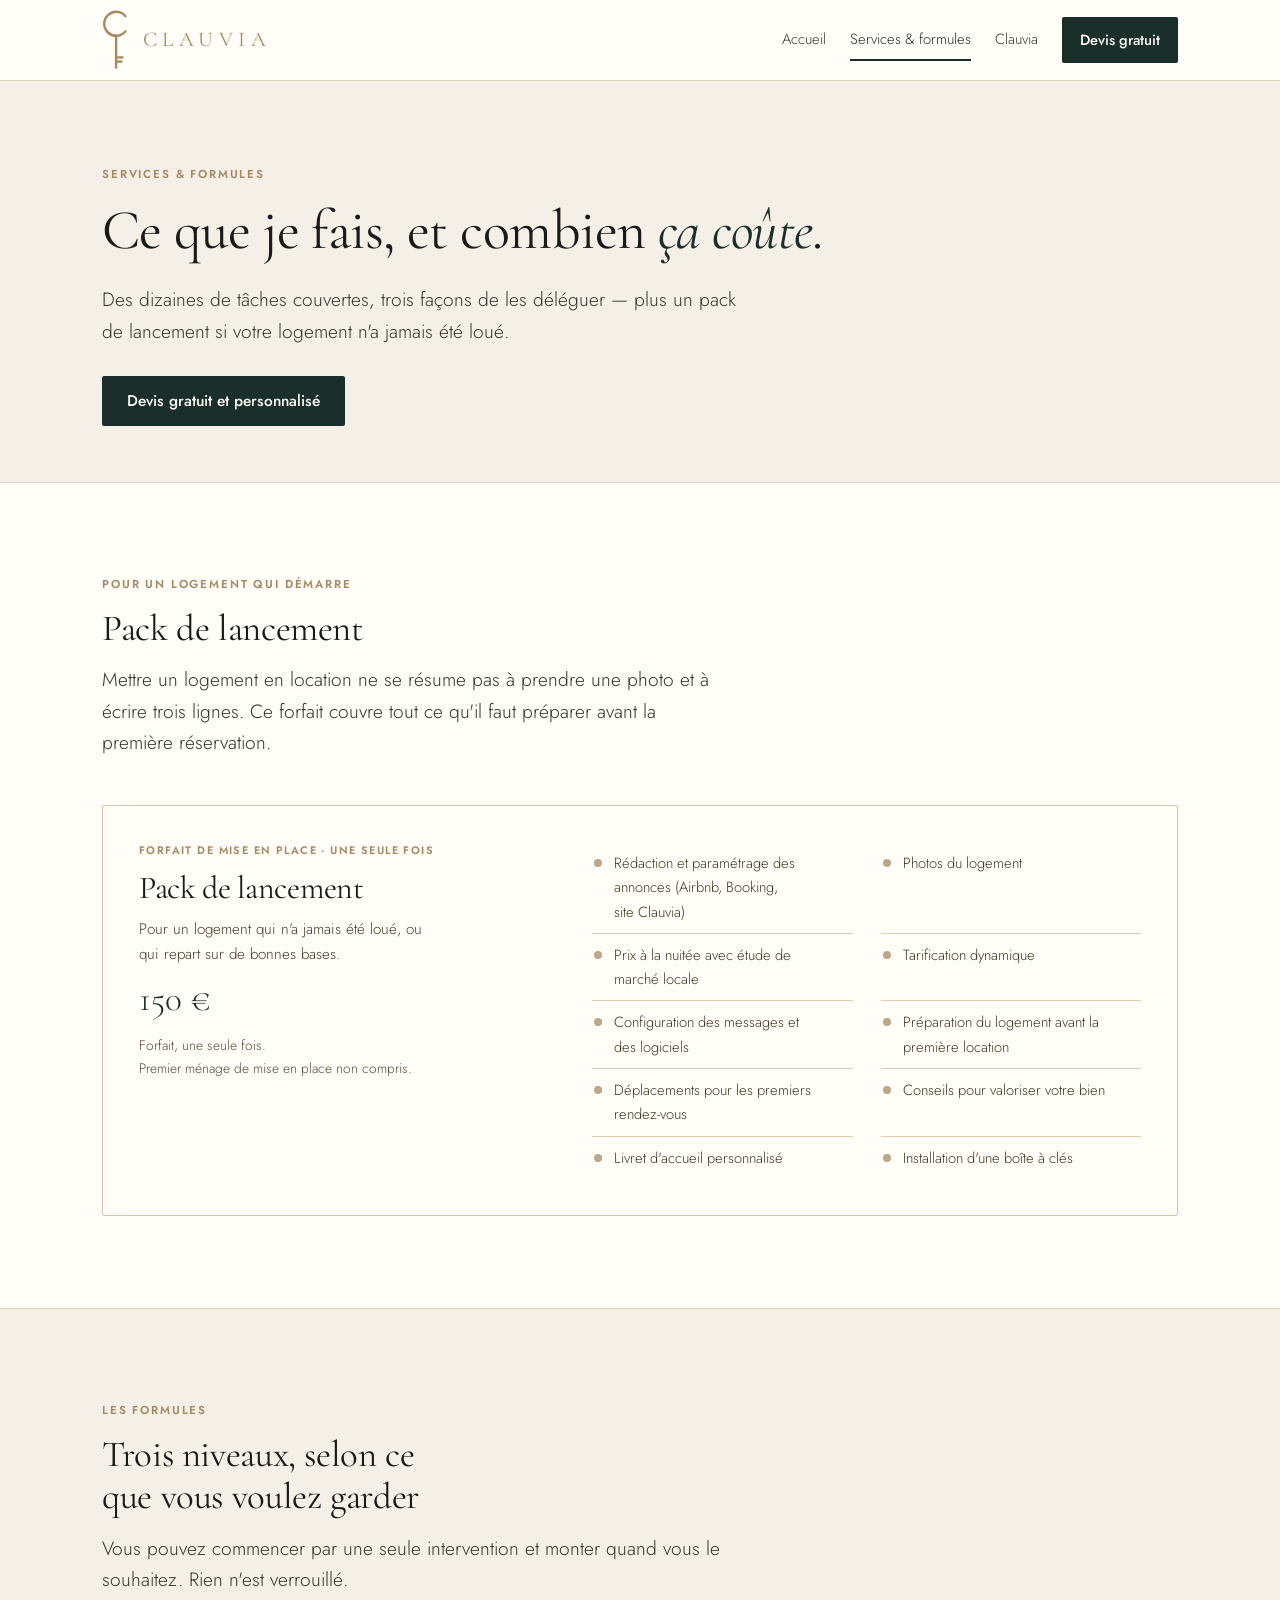
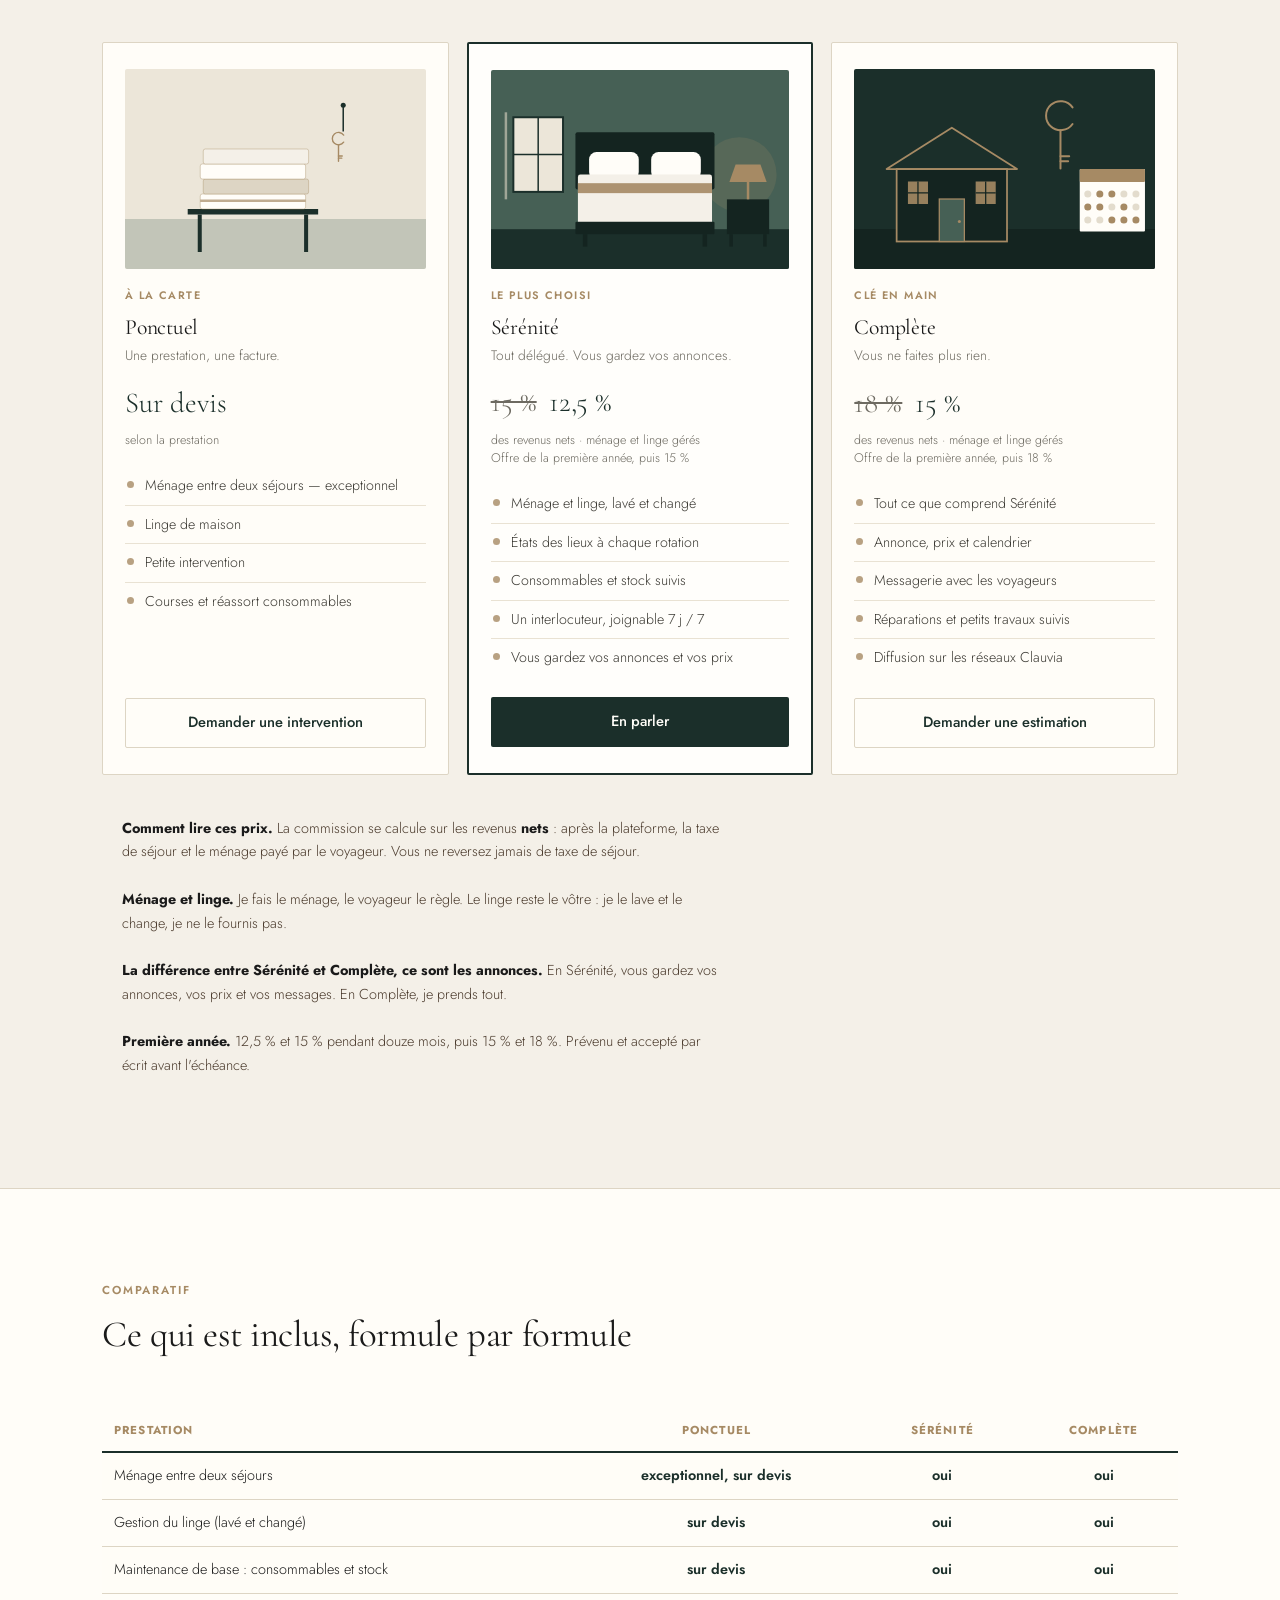
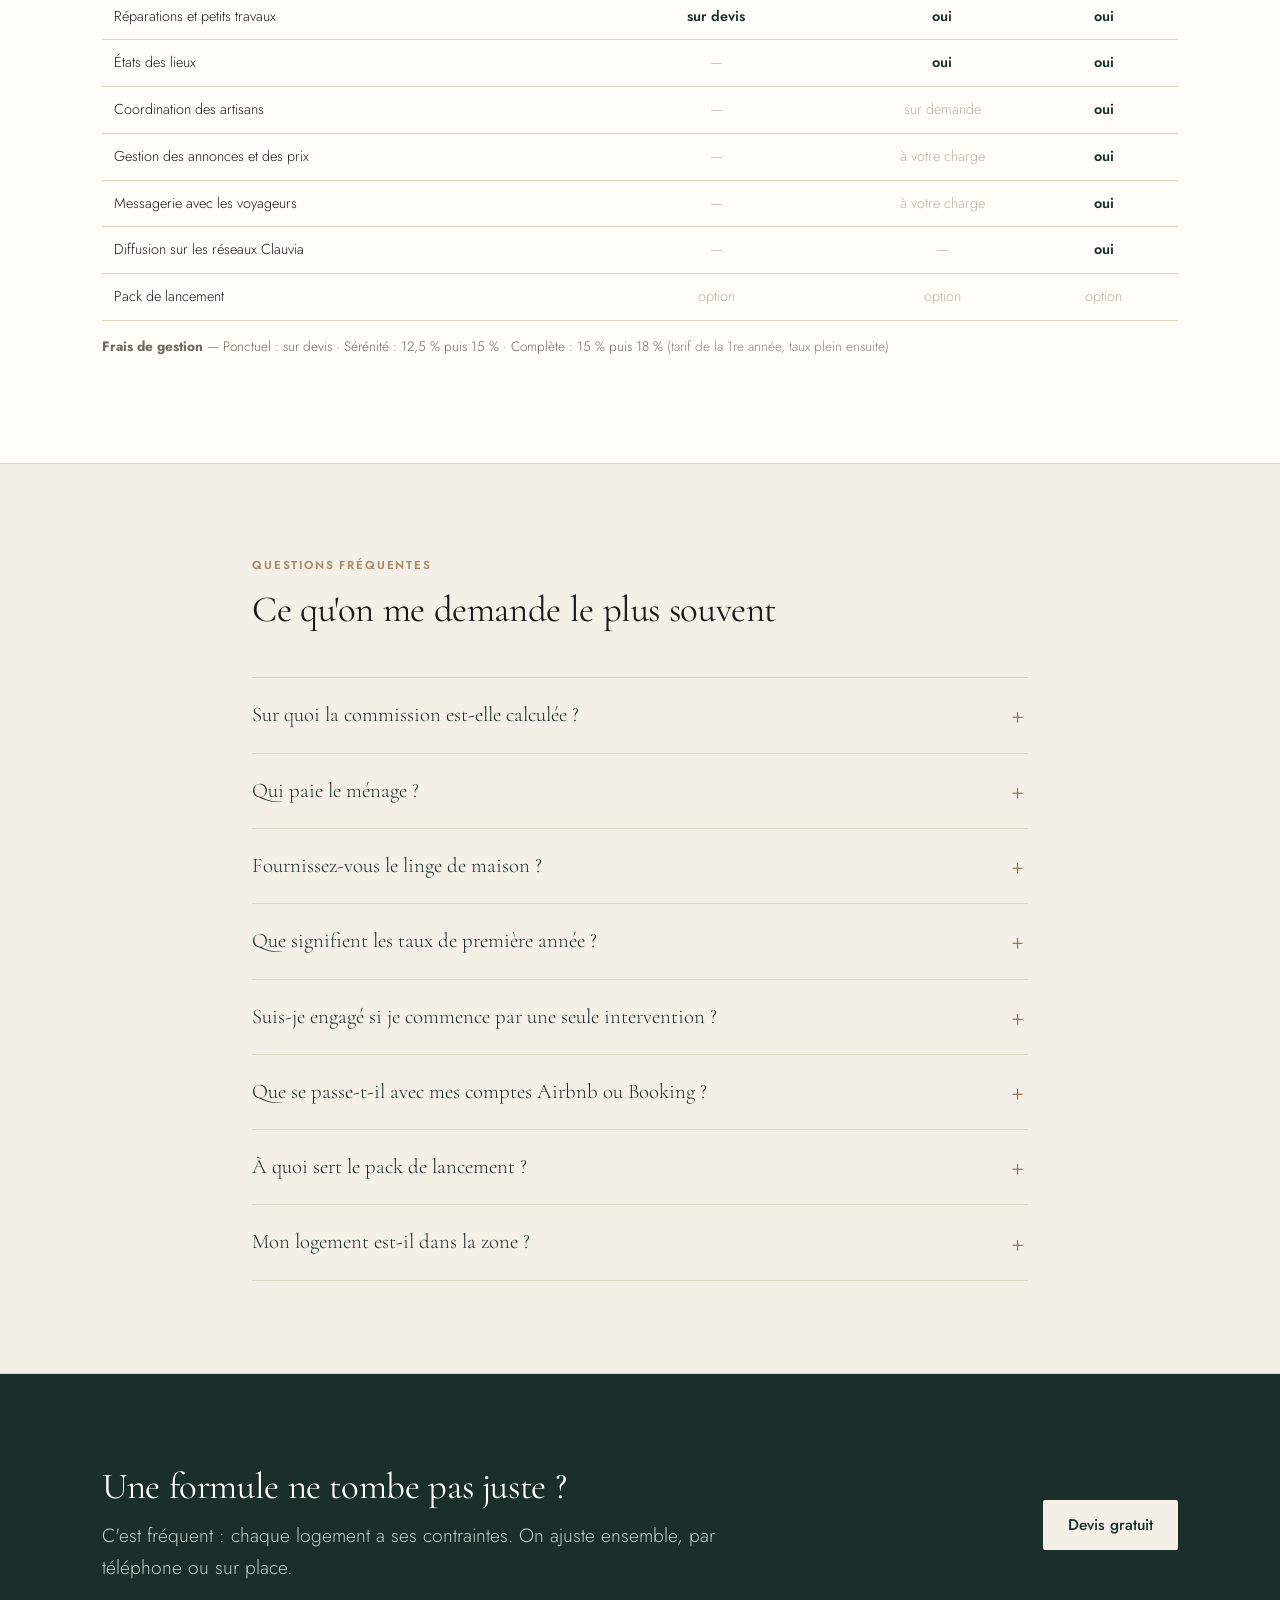
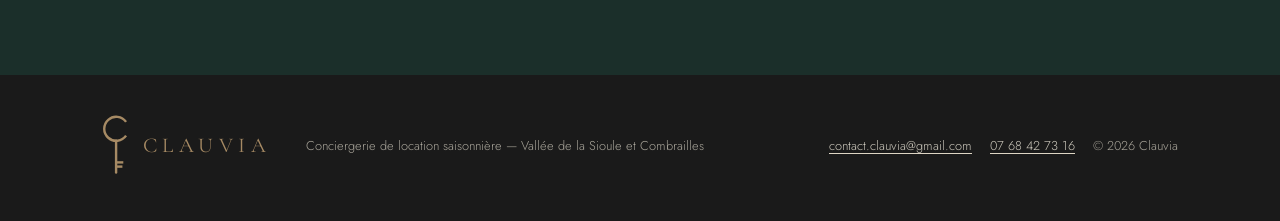
<file: services.html>
<!DOCTYPE html>
<html lang="fr">
<head>
<meta charset="utf-8">
<meta name="viewport" content="width=device-width, initial-scale=1, viewport-fit=cover">
<link rel="canonical" href="https://clauvia.fr/services.html">
<meta property="og:title" content="Services, formules et pack de lancement — Clauvia">
<meta property="og:description" content="Ménage, linge, états des lieux, maintenance et petites réparations : tout ce qu'il faut entre deux voyageurs. Trois formules (Ponctuel à la carte, Sérénité 12,5 % et Complète 15 % la première année — puis 15 % et 18 % — ménage compris) et un pack de lancement pour un logement qui démarre. Aucune formule n'est engageante : on peut arrêter quand on veut.">
<meta property="og:type" content="website">
<meta property="og:url" content="https://clauvia.fr/services.html">
<meta property="og:locale" content="fr_FR">
<meta property="og:site_name" content="Clauvia">
<meta name="twitter:card" content="summary">
<link rel="icon" href="favicon.ico" sizes="48x48">
<link rel="icon" href="favicon.svg" type="image/svg+xml">
<link rel="icon" href="favicon-192.png" type="image/png" sizes="192x192">
<link rel="apple-touch-icon" href="apple-touch-icon.png">
<title>Services, formules et pack de lancement — Clauvia</title>
<meta name="description" content="Ménage, linge, états des lieux, maintenance et petites réparations : tout ce qu'il faut entre deux voyageurs. Trois formules (Ponctuel à la carte, Sérénité 12,5 % et Complète 15 % la première année — puis 15 % et 18 % — ménage compris) et un pack de lancement pour un logement qui démarre. Aucune formule n'est engageante : on peut arrêter quand on veut.">
<!-- Charte Clauvia : serif à empattements fins + sans-serif géométrique -->
<link rel="preconnect" href="https://fonts.googleapis.com">
<link rel="preconnect" href="https://fonts.gstatic.com" crossorigin>
<link href="https://fonts.googleapis.com/css2?family=Cormorant+Garamond:ital,wght@0,300;0,400;0,500;1,400&family=Jost:wght@300;400;500&display=swap" rel="stylesheet">
<link rel="stylesheet" href="style.css">
<style>
  .hero-services { padding: clamp(44px, 8vw, 84px) 0 clamp(36px, 5vw, 56px); border-bottom: 1px solid var(--line); }
  .hero-services h1 em { font-style: italic; color: var(--green); }
  .hero-services .lede { margin-top: 22px; }
  .hero-services .actions { display: flex; flex-wrap: wrap; gap: 12px; margin-top: 28px; }

  /* --- Services --- */
  .services { display: grid; grid-template-columns: repeat(auto-fit, minmax(280px, 1fr)); gap: 0; border-top: 1px solid var(--line); }
  .service { padding: 26px 26px 26px 0; border-bottom: 1px solid var(--line); }
  .service:nth-child(2n) { padding-left: 26px; border-left: 1px solid var(--line); }
  .service h3 { margin-bottom: 8px; }
  .service p { font-size: .95rem; color: #45423a; margin: 0; }

  /* --- Pack de lancement : bloc éditorial, pas une carte --- */
  .lancement { display: grid; grid-template-columns: minmax(0, .85fr) minmax(0, 1.15fr); gap: clamp(24px, 4vw, 48px); background: var(--accent-soft); border: 1px solid #dcc3ad; border-radius: var(--radius); padding: clamp(24px, 4vw, 36px); }
  .lancement .tag { font-size: .68rem; letter-spacing: .13em; text-transform: uppercase; font-weight: 600; color: var(--accent); margin: 0 0 10px; }
  .lancement h3 { font-size: clamp(1.5rem, 2.6vw, 2rem); margin-bottom: 10px; }
  .lancement .sous { font-size: .95rem; color: #4a3a2c; margin: 0; max-width: 34ch; }
  .lancement-note { margin-top: 18px; font-size: .86rem; color: #5b4a39; }
  .prix-pack { font-family: var(--serif); font-size: 2.2rem; color: var(--green); margin: 14px 0 0; line-height: 1; }
  .lancement-cta { margin-top: 20px; }
  .lancement-liste { list-style: none; padding: 0; margin: 0; display: grid; grid-template-columns: repeat(2, minmax(0, 1fr)); gap: 0 28px; align-content: start; }
  .lancement-liste li { padding: 9px 0 9px 22px; position: relative; border-top: 1px solid #e0cbb6; font-size: .92rem; color: #433626; }
  .lancement-liste li:nth-child(-n+2) { border-top: 0; }
  .lancement-liste li::before { content: ""; position: absolute; left: 2px; top: 17px; width: 8px; height: 8px; border-radius: 50%; background: var(--accent); opacity: .75; }
  @media (max-width: 780px) {
    .lancement { grid-template-columns: minmax(0, 1fr); }
    .lancement-liste { grid-template-columns: minmax(0, 1fr); }
    .lancement-liste li:nth-child(2) { border-top: 1px solid #e0cbb6; }
  }

  /* --- Formules --- */
  .plans { display: grid; grid-template-columns: repeat(3, minmax(0, 1fr)); gap: 18px; align-items: stretch; }
  .plan { background: var(--white); border: 1px solid var(--line); border-radius: var(--radius); padding: 26px 22px; display: flex; flex-direction: column; }
  .plan.featured { border-color: var(--green); border-width: 2px; background: #fffefb; }
  .plan .tag { font-size: .68rem; letter-spacing: .13em; text-transform: uppercase; font-weight: 600; color: var(--accent); margin-bottom: 10px; min-height: 1.1em; }
  .plan h3 { font-size: 1.35rem; margin-bottom: 4px; }
  .plan .sous { font-size: .86rem; color: var(--muted); margin: 0; }
  .plan .price { font-family: var(--serif); font-size: 1.8rem; color: var(--green); margin: 12px 0 2px; }
  .plan .price .prix-barre { text-decoration: line-through; color: var(--muted); font-size: inherit; font-family: inherit; margin-right: .18em; }
  .plan .price small { font-family: var(--sans); font-size: .78rem; color: var(--muted); display: block; margin-top: 5px; line-height: 1.45; }
  .plan .ticks { margin-top: 16px; flex: 1; }
  .plan .ticks li { font-size: .89rem; padding: 7px 0 7px 20px; }
  .plan .ticks li::before { top: 14px; width: 7px; height: 7px; }
  .plan .btn { margin-top: 20px; width: 100%; font-size: .92rem; padding: 0 14px; }

  .note { margin-top: 24px; padding: 18px 20px; background: var(--accent-soft); border-radius: var(--radius); font-size: .9rem; color: #4a3a2c; max-width: 80ch; }
  .note b { color: var(--ink); }

  /* --- Comparatif --- */
  .scroll-mobile { overflow-x: auto; -webkit-overflow-scrolling: touch; }
  .tableau { width: 100%; border-collapse: collapse; font-size: .9rem; margin-top: 8px; }
  .tableau th, .tableau td { text-align: left; padding: 11px 12px; border-bottom: 1px solid var(--line); vertical-align: top; }
  .tableau thead th { font-family: var(--sans); font-size: .72rem; letter-spacing: .1em; text-transform: uppercase; color: var(--accent); border-bottom: 2px solid var(--green); }
  .tableau td:not(:first-child), .tableau th:not(:first-child) { text-align: center; }
  .tableau tbody tr:nth-child(odd) { background: rgba(255,253,248,.65); }
  .tableau .oui { color: var(--green); font-weight: 600; }
  .tableau .non { color: #b8b2a6; }

  @media (max-width: 1000px) { .plans { grid-template-columns: repeat(2, minmax(0, 1fr)); } }
  @media (max-width: 700px) {
    .plans { grid-template-columns: minmax(0, 1fr); }
    .service:nth-child(2n) { padding-left: 0; border-left: 0; }
    .tableau { font-size: .82rem; }
    .tableau th, .tableau td { padding: 9px 8px; }
  }
</style>
<script type="application/ld+json">
{
  "@context": "https://schema.org",
  "@type": "FAQPage",
  "mainEntity": [
    {
      "@type": "Question",
      "name": "Sur quoi la commission est-elle calculée ?",
      "acceptedAnswer": {
        "@type": "Answer",
        "text": "Sur les revenus nets : après la plateforme, la taxe de séjour et le ménage payé par le voyageur. Jamais sur le brut."
      }
    },
    {
      "@type": "Question",
      "name": "Qui paie le ménage ?",
      "acceptedAnswer": {
        "@type": "Answer",
        "text": "Le voyageur. Je fais le ménage, il le règle ; il n'est donc pas à votre charge."
      }
    },
    {
      "@type": "Question",
      "name": "Fournissez-vous le linge de maison ?",
      "acceptedAnswer": {
        "@type": "Answer",
        "text": "Non. Le linge reste le vôtre : je le lave et je le change entre chaque séjour, mais je ne le fournis pas."
      }
    },
    {
      "@type": "Question",
      "name": "Que signifient les taux de première année ?",
      "acceptedAnswer": {
        "@type": "Answer",
        "text": "Sérénité est à 12,5 % et Complète à 15 % pendant douze mois, puis 15 % et 18 %. Le changement est annoncé et accepté par écrit avant l'échéance."
      }
    },
    {
      "@type": "Question",
      "name": "Suis-je engagé si je commence par une seule intervention ?",
      "acceptedAnswer": {
        "@type": "Answer",
        "text": "Non, rien n'est verrouillé : vous pouvez commencer par une prestation ponctuelle et passer à une formule supérieure quand vous le souhaitez."
      }
    },
    {
      "@type": "Question",
      "name": "Que se passe-t-il avec mes comptes Airbnb ou Booking ?",
      "acceptedAnswer": {
        "@type": "Answer",
        "text": "Ils restent à vous. Je n'agis jamais dessus sans votre accord."
      }
    },
    {
      "@type": "Question",
      "name": "À quoi sert le pack de lancement ?",
      "acceptedAnswer": {
        "@type": "Answer",
        "text": "Si le logement n'a jamais été loué : annonces, photos, prix et réglages. Il coûte 150 €, une seule fois."
      }
    },
    {
      "@type": "Question",
      "name": "Mon logement est-il dans la zone ?",
      "acceptedAnswer": {
        "@type": "Answer",
        "text": "J'interviens dans Les Combrailles et alentours. Un doute ? Écrivez-moi quand même : selon la saison et le nombre de séjours, ça peut s'organiser."
      }
    }
  ]
}
</script>
</head>
<body>

<a class="skip" href="#contenu">Aller au contenu</a>

<header class="top">
  <div class="wrap">
    <a class="brand" href="index.html" aria-label="Clauvia, conciergerie immobilière"><span class="mark"><img src="logo-clauvia.svg" alt="" width="30" height="60"></span><span class="word"><b>Clauvia</b><small>Conciergerie immobilière</small></span></a>
    <button class="burger" type="button" aria-label="Ouvrir le menu" aria-expanded="false" aria-controls="menu-principal">
      <span></span><span></span><span></span>
    </button>
    <nav class="nav" id="menu-principal">
      <a href="index.html">Accueil</a>
      <a href="services.html" aria-current="page">Services &amp; formules</a>
      <a href="clauvia.html">Clauvia</a>
      <a class="cta-link" href="contact.html">Devis gratuit</a>
    </nav>
  </div>
</header>

<main id="contenu">

  <div class="hero-services">
    <div class="wrap">
      <p class="eyebrow">Services &amp; formules</p>
      <h1>Ce que je fais, et combien <em>ça coûte</em>.</h1>
      <p class="lede">
        Des dizaines de tâches couvertes, trois façons de les déléguer — plus un pack de lancement
        si votre logement n'a jamais été loué.
      </p>
      <div class="actions">
        <a class="btn btn-primary" href="contact.html">Devis gratuit et personnalisé</a>
      </div>
    </div>
  </div>

  <section class="bg-white" id="lancement">
    <div class="wrap">
      <div class="section-head">
        <p class="eyebrow">Pour un logement qui démarre</p>
        <h2>Pack de lancement</h2>
        <p class="lede">
          Mettre un logement en location ne se résume pas à prendre une photo et à écrire trois lignes.
          Ce forfait couvre tout ce qu'il faut préparer avant la première réservation.
        </p>
      </div>

      <div class="lancement">
        <div>
          <p class="tag">Forfait de mise en place · une seule fois</p>
          <h3>Pack de lancement</h3>
          <p class="sous">Pour un logement qui n'a jamais été loué, ou qui repart sur de bonnes bases.</p>
          <p class="prix-pack">150 €</p>
          <p class="lancement-note">
            Forfait, une seule fois.<br>
            Premier ménage de mise en place non compris.
          </p>
        </div>
        <ul class="lancement-liste">
          <li>Rédaction et paramétrage des annonces (Airbnb, Booking, site Clauvia)</li>
          <li>Photos du logement</li>
          <li>Prix à la nuitée avec étude de marché locale</li>
          <li>Tarification dynamique</li>
          <li>Configuration des messages et des logiciels</li>
          <li>Préparation du logement avant la première location</li>
          <li>Déplacements pour les premiers rendez-vous</li>
          <li>Conseils pour valoriser votre bien</li>
          <li>Livret d'accueil personnalisé</li>
          <li>Installation d'une boîte à clés</li>
        </ul>
      </div>
    </div>
  </section>

  <section id="formules">
    <div class="wrap">
      <div class="section-head">
        <p class="eyebrow">Les formules</p>
        <h2>Trois niveaux, selon ce que vous voulez garder</h2>
        <p class="lede">Vous pouvez commencer par une seule intervention et monter quand vous le souhaitez. Rien n'est verrouillé.</p>
      </div>

      <div class="plans">

        <div class="plan">
          <!-- VISUEL PROVISOIRE : remplacer par une vraie photo (images/formule-ponctuel.svg, ratio 3:2, voir README) -->
          <figure class="visuel visuel--formule"><img src="images/formule-ponctuel.svg" width="1200" height="800" alt="Pile de linge de maison plié sur une étagère, avec une clé accrochée au mur" loading="lazy"></figure>
          <p class="tag">À la carte</p>
          <h3>Ponctuel</h3>
          <p class="sous">Une prestation, une facture.</p>
          <p class="price">Sur devis<small>selon la prestation</small></p>
          <ul class="ticks">
            <li>Ménage entre deux séjours — exceptionnel</li>
            <li>Linge de maison</li>
            <li>Petite intervention</li>
            <li>Courses et réassort consommables</li>
          </ul>
          <a class="btn btn-ghost" href="contact.html?formule=essentiel">Demander une intervention</a>
        </div>

        <div class="plan featured">
          <!-- VISUEL PROVISOIRE : remplacer par une vraie photo (images/formule-serenite.svg, ratio 3:2, voir README) -->
          <figure class="visuel visuel--formule"><img src="images/formule-serenite.svg" width="1200" height="800" alt="Chambre prête à accueillir des voyageurs : lit fait, oreillers, lampe de chevet allumée" loading="lazy"></figure>
          <p class="tag">Le plus choisi</p>
          <h3>Sérénité</h3>
          <p class="sous">Tout délégué. Vous gardez vos annonces.</p>
          <p class="price"><span class="prix-barre">15 %</span> 12,5 %<small>des revenus nets · ménage et linge gérés<br>Offre de la première année, puis 15 %</small></p>
          <ul class="ticks">
            <li>Ménage et linge, lavé et changé</li>
            <li>États des lieux à chaque rotation</li>
            <li>Consommables et stock suivis</li>
            <li>Un interlocuteur, joignable 7 j / 7</li>
            <li>Vous gardez vos annonces et vos prix</li>
          </ul>
          <a class="btn btn-primary" href="contact.html?formule=serenite">En parler</a>
        </div>

        <div class="plan">
          <!-- VISUEL PROVISOIRE : remplacer par une vraie photo (images/formule-complete.svg, ratio 3:2, voir README) -->
          <figure class="visuel visuel--formule"><img src="images/formule-complete.svg" width="1200" height="800" alt="Maison dessinée au trait avec une grande clé et un calendrier de réservations" loading="lazy"></figure>
          <p class="tag">Clé en main</p>
          <h3>Complète</h3>
          <p class="sous">Vous ne faites plus rien.</p>
          <p class="price"><span class="prix-barre">18 %</span> 15 %<small>des revenus nets · ménage et linge gérés<br>Offre de la première année, puis 18 %</small></p>
          <ul class="ticks">
            <li>Tout ce que comprend Sérénité</li>
            <li>Annonce, prix et calendrier</li>
            <li>Messagerie avec les voyageurs</li>
            <li>Réparations et petits travaux suivis</li>
            <li>Diffusion sur les réseaux Clauvia</li>
          </ul>
          <a class="btn btn-ghost" href="contact.html?formule=complete">Demander une estimation</a>
        </div>

      </div>

      <div class="note">
        <b>Comment lire ces prix.</b> La commission se calcule sur les revenus <b>nets</b> : après la plateforme, la taxe de séjour et le ménage payé par le voyageur. Vous ne reversez jamais de taxe de séjour.
        <br><br>
        <b>Ménage et linge.</b> Je fais le ménage, le voyageur le règle. Le linge reste le vôtre : je le lave et le change, je ne le fournis pas.
        <br><br>
        <b>La différence entre Sérénité et Complète, ce sont les annonces.</b> En Sérénité, vous gardez vos annonces, vos prix et vos messages. En Complète, je prends tout.
        <br><br>
        <b>Première année.</b> 12,5 % et 15 % pendant douze mois, puis 15 % et 18 %. Prévenu et accepté par écrit avant l'échéance.
      </div>
    </div>
  </section>

  <section class="bg-white">
    <div class="wrap">
      <div class="section-head">
        <p class="eyebrow">Comparatif</p>
        <h2>Ce qui est inclus, formule par formule</h2>
      </div>

      <div class="scroll-mobile">
        <table class="tableau">
          <thead>
            <tr>
              <th>Prestation</th>
              <th>Ponctuel</th>
              <th>Sérénité</th>
              <th>Complète</th>
            </tr>
          </thead>
          <tbody>
            <!-- Trié du plus inclus au moins inclus : d'abord ce que proposent les trois formules,
                 puis Sérénité + Complète, puis Complète seule. Les « — » restent groupés en bas. -->
            <tr><td>Ménage entre deux séjours</td><td class="oui">exceptionnel, sur devis</td><td class="oui">oui</td><td class="oui">oui</td></tr>
            <tr><td>Gestion du linge (lavé et changé)</td><td class="oui">sur devis</td><td class="oui">oui</td><td class="oui">oui</td></tr>
            <tr><td>Maintenance de base : consommables et stock</td><td class="oui">sur devis</td><td class="oui">oui</td><td class="oui">oui</td></tr>
            <tr><td>Réparations et petits travaux</td><td class="oui">sur devis</td><td class="oui">oui</td><td class="oui">oui</td></tr>
            <tr><td>États des lieux</td><td class="non">—</td><td class="oui">oui</td><td class="oui">oui</td></tr>
            <tr><td>Coordination des artisans</td><td class="non">—</td><td class="non">sur demande</td><td class="oui">oui</td></tr>
            <tr><td>Gestion des annonces et des prix</td><td class="non">—</td><td class="non">à votre charge</td><td class="oui">oui</td></tr>
            <tr><td>Messagerie avec les voyageurs</td><td class="non">—</td><td class="non">à votre charge</td><td class="oui">oui</td></tr>
            <tr><td>Diffusion sur les réseaux Clauvia</td><td class="non">—</td><td class="non">—</td><td class="oui">oui</td></tr>
            <tr><td>Pack de lancement</td><td class="non">option</td><td class="non">option</td><td class="non">option</td></tr>
          </tbody>
        </table>
      </div>
      <p style="font-size:.85rem;color:var(--muted);margin-top:14px">
        <b>Frais de gestion</b> — Ponctuel : sur devis · Sérénité : 12,5 % puis 15 % · Complète : 15 % puis 18 %  <span style="opacity:.8">(tarif de la 1re année, taux plein ensuite)</span>
      </p>
    </div>
  </section>

  <section id="faq">
    <div class="wrap" style="max-width:820px">
      <div class="section-head">
        <p class="eyebrow">Questions fréquentes</p>
        <h2>Ce qu'on me demande le plus souvent</h2>
      </div>
      <div class="faq">
        <details><summary>Sur quoi la commission est-elle calculée ?</summary><p>Sur les revenus nets : après la plateforme, la taxe de séjour et le ménage payé par le voyageur. Jamais sur le brut.</p></details>
        <details><summary>Qui paie le ménage ?</summary><p>Le voyageur. Je fais le ménage, il le règle ; il n'est donc pas à votre charge.</p></details>
        <details><summary>Fournissez-vous le linge de maison ?</summary><p>Non. Le linge reste le vôtre : je le lave et je le change entre chaque séjour, mais je ne le fournis pas.</p></details>
        <details><summary>Que signifient les taux de première année ?</summary><p>Sérénité est à 12,5 % et Complète à 15 % pendant douze mois, puis 15 % et 18 %. Le changement est annoncé et accepté par écrit avant l'échéance.</p></details>
        <details><summary>Suis-je engagé si je commence par une seule intervention ?</summary><p>Non, rien n'est verrouillé : vous pouvez commencer par une prestation ponctuelle et passer à une formule supérieure quand vous le souhaitez.</p></details>
        <details><summary>Que se passe-t-il avec mes comptes Airbnb ou Booking ?</summary><p>Ils restent à vous. Je n'agis jamais dessus sans votre accord.</p></details>
        <details><summary>À quoi sert le pack de lancement ?</summary><p>Si le logement n'a jamais été loué : annonces, photos, prix et réglages. Il coûte 150 €, une seule fois.</p></details>
        <details><summary>Mon logement est-il dans la zone ?</summary><p>J'interviens dans Les Combrailles et alentours. Un doute ? Écrivez-moi quand même : selon la saison et le nombre de séjours, ça peut s'organiser.</p></details>
      </div>
    </div>
  </section>

  <section class="bg-green">
    <div class="wrap" style="display:flex;flex-wrap:wrap;gap:28px;align-items:center">
      <div style="flex:1 1 340px">
        <h2>Une formule ne tombe pas juste&nbsp;?</h2>
        <p class="lede" style="margin:12px 0 0">C'est fréquent : chaque logement a ses contraintes. On ajuste ensemble, par téléphone ou sur place.</p>
      </div>
      <div style="display:flex;flex-wrap:wrap;gap:12px">
        <a class="btn btn-light" href="contact.html">Devis gratuit</a>
      </div>
    </div>
  </section>

</main>

<footer>
  <div class="wrap">
    <a class="brand brand--light" href="index.html" aria-label="Clauvia, conciergerie immobilière"><span class="mark"><img src="logo-clauvia.svg" alt="" width="30" height="60"></span><span class="word"><b>Clauvia</b><small>Conciergerie immobilière</small></span></a>
    <span>Conciergerie de location saisonnière — Vallée de la Sioule et Combrailles</span>
    <span class="legal">
      <a href="mailto:contact.clauvia@gmail.com">contact.clauvia@gmail.com</a>
      <a href="tel:+33768427316">07 68 42 73 16</a>
      <span>© <span id="year">2026</span> Clauvia</span>
    </span>
  </div>
</footer>

<script>
  document.getElementById('year').textContent = new Date().getFullYear();
  // Menu déroulant sur téléphone
  (function () {
    var b = document.querySelector('.burger'), n = document.getElementById('menu-principal');
    if (!b || !n) return;
    b.addEventListener('click', function () {
      var ouvert = n.classList.toggle('ouvert');
      b.setAttribute('aria-expanded', ouvert ? 'true' : 'false');
      b.setAttribute('aria-label', ouvert ? 'Fermer le menu' : 'Ouvrir le menu');
    });
    n.addEventListener('click', function (e) {
      if (e.target.tagName === 'A') { n.classList.remove('ouvert'); b.setAttribute('aria-expanded', 'false'); }
    });
  })();
</script>
</body>
</html>
</file>
<file: style.css>
/* ===================================================================
   Clauvia — feuille de style commune
   Charte : vert bouteille #1B2F2A, sauge #466055, laiton #A68A64,
   ivoire #F4F0E8, noir doux #1A1A1A. Serif a empattements fins pour les
   titres, sans-serif pour le corps. Beaucoup de blanc, peu d'effets.
   =================================================================== */
:root {
  --ink: #1a1a1a;
  --green: #1b2f2a;
  --green-deep: #142420;
  --sage: #466055;
  --brass: #a68a64;
  --brass-dark: #8d7350;
  --stone: #f4f0e8;
  --stone-warm: #ece6d9;
  --line: #ddd5c4;
  --muted: #6d6a61;
  --accent: #a68a64;
  --alternate: #a68a64;
  --white: #fffdf8;
  --serif: "Cormorant Garamond", "Iowan Old Style", "Palatino Linotype", Palatino, Georgia, "Times New Roman", serif;
  --sans: "Jost", ui-sans-serif, -apple-system, "Segoe UI", Roboto, Helvetica, Arial, sans-serif;
  --max: 1120px;
  --radius: 2px;
}
* { box-sizing: border-box; }
html { scroll-behavior: smooth; }
@media (prefers-reduced-motion: reduce) {
  html { scroll-behavior: auto; }
  * { transition: none !important; animation: none !important; }
}
body {
  margin: 0;
  background: var(--stone);
  color: var(--ink);
  font-family: var(--sans);
  font-size: 17px;
  font-weight: 300;
  line-height: 1.65;
  -webkit-font-smoothing: antialiased;
  text-wrap: pretty;
}
h1, h2, h3 { font-family: var(--serif); font-weight: 400; letter-spacing: -0.01em; line-height: 1.15; text-wrap: balance; margin: 0; }
h1 { font-size: clamp(2.1rem, 5.2vw, 3.5rem); }
h2 { font-size: clamp(1.6rem, 3.4vw, 2.3rem); }
h3 { font-size: 1.28rem; }
p { margin: 0 0 1em; }
a { color: var(--green); text-decoration-color: var(--line); text-underline-offset: 3px; }
a:hover { color: var(--accent); text-decoration-color: var(--accent); }
img { max-width: 100%; display: block; }
.wrap { max-width: var(--max); margin: 0 auto; padding: 0 22px; }
.eyebrow {
  font-family: var(--sans); font-size: .72rem; font-weight: 600;
  letter-spacing: .16em; text-transform: uppercase; color: var(--accent);
  margin: 0 0 14px;
}
.lede { font-size: clamp(1.02rem, 1.9vw, 1.2rem); color: #34322c; max-width: 60ch; }
.skip { position: absolute; left: -9999px; top: 0; background: var(--green); color: #fff; padding: 12px 18px; z-index: 100; }
.skip:focus { left: 12px; top: 12px; }


/* ---------- Marque ----------
   Deux déclinaisons du logo :
   - sur ordinateur : le mot CLAUVIA seul (lettres espacées, laiton) ;
   - sur téléphone et tablette : le C-clé, plus compact et lisible à petite taille.
   Le C-clé reste aussi le favicon. */
.brand { display: flex; align-items: center; gap: 11px; text-decoration: none; color: var(--brass); }
/* Sur tous les écrans : la clé à gauche, le nom CLAUVIA à côté, le tout à gauche du menu. */
.brand .mark { display: block !important; width: 30px; height: 60px; flex: 0 0 auto; }
.brand .mark img { width: 30px; height: 60px; }
.brand .mark svg, .brand .mark img { display: block; width: 30px; height: 60px; }
.brand .word { display: flex; flex-direction: column; line-height: 1; }
.brand .word b {
  font-family: var(--serif); font-weight: 400; font-size: 1.32rem;
  letter-spacing: .26em; text-transform: uppercase; margin-right: -.26em;
  color: var(--brass);
}
.brand .word small {
  display: none;
  font-family: var(--sans); font-weight: 300; font-size: .48rem;
  letter-spacing: .17em; text-transform: uppercase; color: var(--muted);
  margin-top: 6px; white-space: nowrap;
}
/* Sur téléphone : le nom reste affiché, un peu plus petit. */
@media (max-width: 860px) {
  .brand .word b { font-size: 1.12rem; letter-spacing: .24em; margin-right: -.24em; }
}
.brand--light { color: var(--stone); }
.brand--light .word small { color: #93a49a; }
.brand--light .word b { color: var(--brass); }

/* ---------- En-tête et navigation ---------- */
.top {
  position: sticky; top: 0; z-index: 40;
  background: color-mix(in srgb, var(--white) 95%, transparent);
  backdrop-filter: blur(8px);
  border-bottom: 1px solid var(--line);
}
.top .wrap { display: flex; align-items: center; gap: 20px; min-height: 70px; padding-top: 10px; padding-bottom: 10px; }
.logo { font-family: var(--serif); font-size: 1.48rem; letter-spacing: .01em; color: var(--green); text-decoration: none; display: flex; align-items: baseline; gap: 9px; }
.logo .dot { width: 5px; height: 5px; border-radius: 50%; background: var(--accent); display: inline-block; transform: translateY(-9px); }
.nav { display: flex; align-items: center; gap: 24px; margin-left: auto; }
.nav a { font-size: .92rem; color: #3a3730; text-decoration: none; padding: 8px 0; border-bottom: 2px solid transparent; }
.nav a:hover { color: var(--brass-dark); border-bottom-color: var(--brass); }
.nav a[aria-current="page"] { color: var(--green); border-bottom-color: var(--green); }
.nav .cta-link {
  background: var(--green); color: var(--white); padding: 11px 18px; border-radius: var(--radius);
  font-weight: 500; min-height: 44px; display: inline-flex; align-items: center; border-bottom: 0;
}
.nav .cta-link:hover { background: var(--green-deep); color: var(--white); }
/* Sur la page Contact, le bouton est la page courante : garder le texte clair sur le fond vert. */
.nav .cta-link[aria-current="page"] { color: var(--white); border-bottom: 0; }
/* Sur téléphone : l'en-tête passe en menu déroulant (voir plus bas). */
@media (max-width: 860px) {
  .top .wrap { column-gap: 10px; padding-top: 8px; padding-bottom: 8px; min-height: 56px; }
  .brand { flex: 0 0 auto; align-self: center; }
  .brand .mark { width: 26px; height: 52px; }
  .brand .mark img { width: 26px; height: 52px; }
  .nav { gap: 15px; width: auto; flex: 1 1 auto; overflow-x: auto; margin-left: auto; padding-bottom: 0; scrollbar-width: none; -webkit-overflow-scrolling: touch; }
  .nav::-webkit-scrollbar { display: none; }
  .nav a { flex: 0 0 auto; font-size: .86rem; }
  .nav .cta-link { padding: 9px 13px; font-size: .86rem; }
}

/* ---------- Boutons ---------- */
.btn {
  display: inline-flex; align-items: center; justify-content: center; gap: 10px;
  min-height: 50px; padding: 0 24px; border-radius: var(--radius);
  font-family: var(--sans); font-size: .97rem; font-weight: 500;
  text-decoration: none; border: 1px solid transparent; cursor: pointer;
  transition: background .15s, border-color .15s, color .15s;
}
.btn-primary { background: var(--green); color: var(--white); }
.btn-primary:hover { background: var(--brass); color: #fff; }
.btn-ghost { background: transparent; color: var(--green); border-color: var(--line); }
.btn-brass { background: var(--brass); color: #fff; }
.btn-brass:hover { background: var(--brass-dark); color: #fff; }
.btn-ghost:hover { border-color: var(--brass); color: var(--brass-dark); background: transparent; }
.btn-light { background: var(--stone); color: var(--green); }
.btn-light:hover { background: var(--brass); color: #fff; }
.btn-outline-light { background: transparent; color: var(--stone); border-color: #55705f; }
.btn-outline-light:hover { background: var(--brass); border-color: var(--brass); color: #fff; }

/* ---------- Sections ---------- */
section { padding: clamp(54px, 8vw, 92px) 0; }
section + section { border-top: 1px solid var(--line); }
.section-head { max-width: 62ch; margin-bottom: clamp(28px, 4vw, 46px); }
.section-head h2 { margin-bottom: 14px; }
.rule { display: block; width: 46px; height: 1px; background: var(--brass); border: 0; margin: 0 0 22px; }
.section-head .lede { margin-top: 14px; }
.bg-white { background: var(--white); }
.bg-green { background: var(--green); color: var(--stone); }
.bg-green h2, .bg-green h3 { color: var(--white); }
.bg-green .lede { color: #c3ccc4; }
.bg-green .eyebrow { color: #c4a883; }

/* ---------- Bandeau de chiffres ---------- */
.figures { background: var(--green); color: var(--stone); }
.figures .wrap { display: grid; grid-template-columns: repeat(3, 1fr); gap: 0; }
.figure { padding: 34px 24px; border-left: 1px solid #34473f; }
.figure:first-child { border-left: 0; }
.figure .n { font-family: var(--serif); font-size: clamp(1.8rem, 3.6vw, 2.5rem); line-height: 1; display: block; color: var(--white); }
.figure .l { font-size: .8rem; color: #aebbb1; margin-top: 10px; display: block; letter-spacing: .04em; }

/* ---------- Encart de preuve ---------- */
.proof { background: var(--white); border: 1px solid var(--line); border-radius: var(--radius); padding: 30px 28px 24px; }
.proof h3 { font-size: 1.15rem; margin-bottom: 6px; color: var(--green); }
.proof .rule { margin-bottom: 14px; }
.proof ul { list-style: none; margin: 0; padding: 0; }
.proof li { display: flex; gap: 14px; padding: 13px 0; border-top: 1px solid var(--line); font-size: .93rem; color: #3a3832; }
.proof li:first-child { border-top: 0; }
.proof li b { font-weight: 500; color: var(--ink); }
.proof .num { font-family: var(--serif); font-size: 1.5rem; color: var(--brass); line-height: 1; min-width: 1.5em; }
.proof li > span:last-child { min-width: 0; }

/* ---------- Listes à puces ---------- */
.ticks { list-style: none; padding: 0; margin: 0; }
.ticks li { padding: 10px 0 10px 22px; position: relative; border-top: 1px solid #e9e2d3; font-size: .95rem; color: #3a3832; }
.ticks li:first-child { border-top: 0; }
.ticks li::before { content: ""; position: absolute; left: 2px; top: 19px; width: 7px; height: 7px; border-radius: 50%; background: var(--brass); opacity: .8; }
.bg-green .ticks li { color: #d3dacd; border-color: #33503f; }
.bg-green .ticks li::before { background: #c7d6c2; opacity: .8; }

/* ---------- Formulaires ---------- */
form { display: grid; gap: 14px; }
.field { display: grid; gap: 6px; }
.field label { font-size: .72rem; letter-spacing: .12em; text-transform: uppercase; color: var(--muted); }
.field input, .field textarea, .field select {
  font: inherit; font-size: .97rem; padding: 13px 14px; min-height: 48px;
  background: var(--white); color: var(--ink); border: 1px solid var(--line); border-radius: var(--radius); width: 100%;
}
.field textarea { min-height: 110px; resize: vertical; }
.field input:focus, .field textarea:focus, .field select:focus { outline: 1px solid var(--brass); outline-offset: 1px; border-color: var(--brass); }
.bg-green .field label { color: #a3b2a8; }
.bg-green .field input, .bg-green .field textarea, .bg-green .field select { background: #20362e; color: var(--white); border-color: #3a5045; }
.bg-green .field input::placeholder, .bg-green .field textarea::placeholder { color: #7d8f80; }
.form-note { font-size: .8rem; color: var(--muted); margin: 0; }
.bg-green .form-note { color: #8fa291; }
.form-status { font-size: .88rem; margin: 0; min-height: 1.2em; }
.form-status.ok { color: #4c7a4a; }
.form-status.err { color: var(--brass-dark); }
.bg-green .form-status.ok { color: #b7d3a8; }
.bg-green .form-status.err { color: #e5c4a4; }

/* ---------- Pied de page ---------- */
footer { background: var(--ink); color: #a9a59a; font-size: .8rem; padding: 40px 0 46px; }
footer .wrap { display: flex; flex-wrap: wrap; gap: 20px 40px; align-items: center; }
footer .brand .word small { color: #8d8a80; }
footer a:hover { color: var(--brass); }
footer a { color: #cdc9bd; }
footer .legal { display: flex; flex-wrap: wrap; gap: 4px 18px; margin-left: auto; }

/* ---------- Empilement mobile ---------- */
@media (max-width: 900px) {
  .hero-grid, .zone-grid, .contact-grid, .plans, .services, .prose-grid { grid-template-columns: minmax(0, 1fr); }
  .proof { padding: 24px 20px 18px; }
  .figures .wrap { grid-template-columns: minmax(0, 1fr); }
  .figure { border-left: 0; border-top: 1px solid #34473f; }
  .figure:first-child { border-top: 0; }
  .service:nth-child(2n) { padding-left: 0; border-left: 0; }
}

/* ---------- Communes ---------- */
.communes { display: flex; flex-wrap: wrap; gap: 8px; margin: 0; padding: 0; list-style: none; }
.communes li { font-size: .85rem; padding: 6px 12px; border: 1px solid var(--line); border-radius: 100px; background: var(--stone); }

/* ---------- Débordement horizontal sur téléphone ---------- */
/* Le menu de l'en-tête défile tout seul ; le reste de la page ne doit jamais élargir la fenêtre. */
html, body { max-width: 100%; overflow-x: hidden; }

/* ---------- Menu déroulant sur téléphone ---------- */
/* Le bouton n'apparaît qu'en petit écran ; le menu se déplie sous l'en-tête. */
.burger {
  display: none; margin-left: auto; width: 44px; height: 44px; padding: 0;
  background: none; border: 1px solid var(--line); border-radius: var(--radius);
  align-items: center; justify-content: center; flex-direction: column; gap: 5px; cursor: pointer;
}
.burger span { display: block; width: 20px; height: 2px; background: var(--green); transition: transform .2s, opacity .2s; }
.burger[aria-expanded="true"] span:nth-child(1) { transform: translateY(7px) rotate(45deg); }
.burger[aria-expanded="true"] span:nth-child(2) { opacity: 0; }
.burger[aria-expanded="true"] span:nth-child(3) { transform: translateY(-7px) rotate(-45deg); }

@media (max-width: 860px) {
  /* Le logo à gauche, le bouton à droite, le menu déplié en dessous. */
  .top .wrap { flex-wrap: wrap; row-gap: 0; }
  .brand { order: 1; align-self: center; }
  .burger { order: 2; display: inline-flex; margin-left: auto; align-self: center; }
  .nav { order: 3; }
  .brand .mark { width: 26px; height: 52px; }
  .brand .mark img { width: 26px; height: 52px; }
  .nav {
    display: none; width: 100%; flex-direction: column; align-items: stretch;
    gap: 0; margin: 8px 0 0; padding: 6px 0 10px; overflow: visible;
    border-top: 1px solid var(--line);
  }
  .nav.ouvert { display: flex; }
  .nav a { padding: 13px 2px; font-size: .98rem; border-bottom: 1px solid var(--line); }
  .nav a[aria-current="page"] { border-bottom-color: var(--line); color: var(--brass-dark); }
  .nav .cta-link { margin-top: 12px; justify-content: center; border-bottom: 0; }
}

/* FAQ */
.faq details { border-top: 1px solid var(--line); }
.faq details:last-child { border-bottom: 1px solid var(--line); }
.faq summary { cursor: pointer; list-style: none; padding: 20px 36px 20px 0; position: relative; font-family: var(--serif); font-size: 1.3rem; color: var(--green); min-height: 44px; }
.faq summary::-webkit-details-marker { display: none; }
.faq summary::after { content: "+"; position: absolute; right: 4px; top: 50%; transform: translateY(-50%); font-family: var(--sans); font-size: 1.4rem; color: var(--brass-dark); }
.faq details[open] summary::after { content: "\2212"; }
.faq summary:focus-visible { outline: 2px solid var(--brass-dark); outline-offset: 2px; }
.faq details p { margin: 0 0 22px; max-width: 44rem; color: #45423a; font-size: .98rem; }

/* ---------- Visuels (images/) ----------
   Ratio fixe + object-fit : une vraie photo de n'importe quelle taille remplace
   le visuel provisoire sans déformer la mise en page. */
.visuel { margin: 0; }
.visuel img { display: block; width: 100%; max-width: 100%; height: auto; object-fit: cover; border-radius: var(--radius); }
.visuel--hero img { aspect-ratio: 16 / 10; }
.visuel--formule { margin-bottom: 18px; }
.visuel--formule img { aspect-ratio: 3 / 2; }
.visuel--parcours { margin-top: 28px; }
.visuel--parcours img { aspect-ratio: 16 / 10; }
</file>
